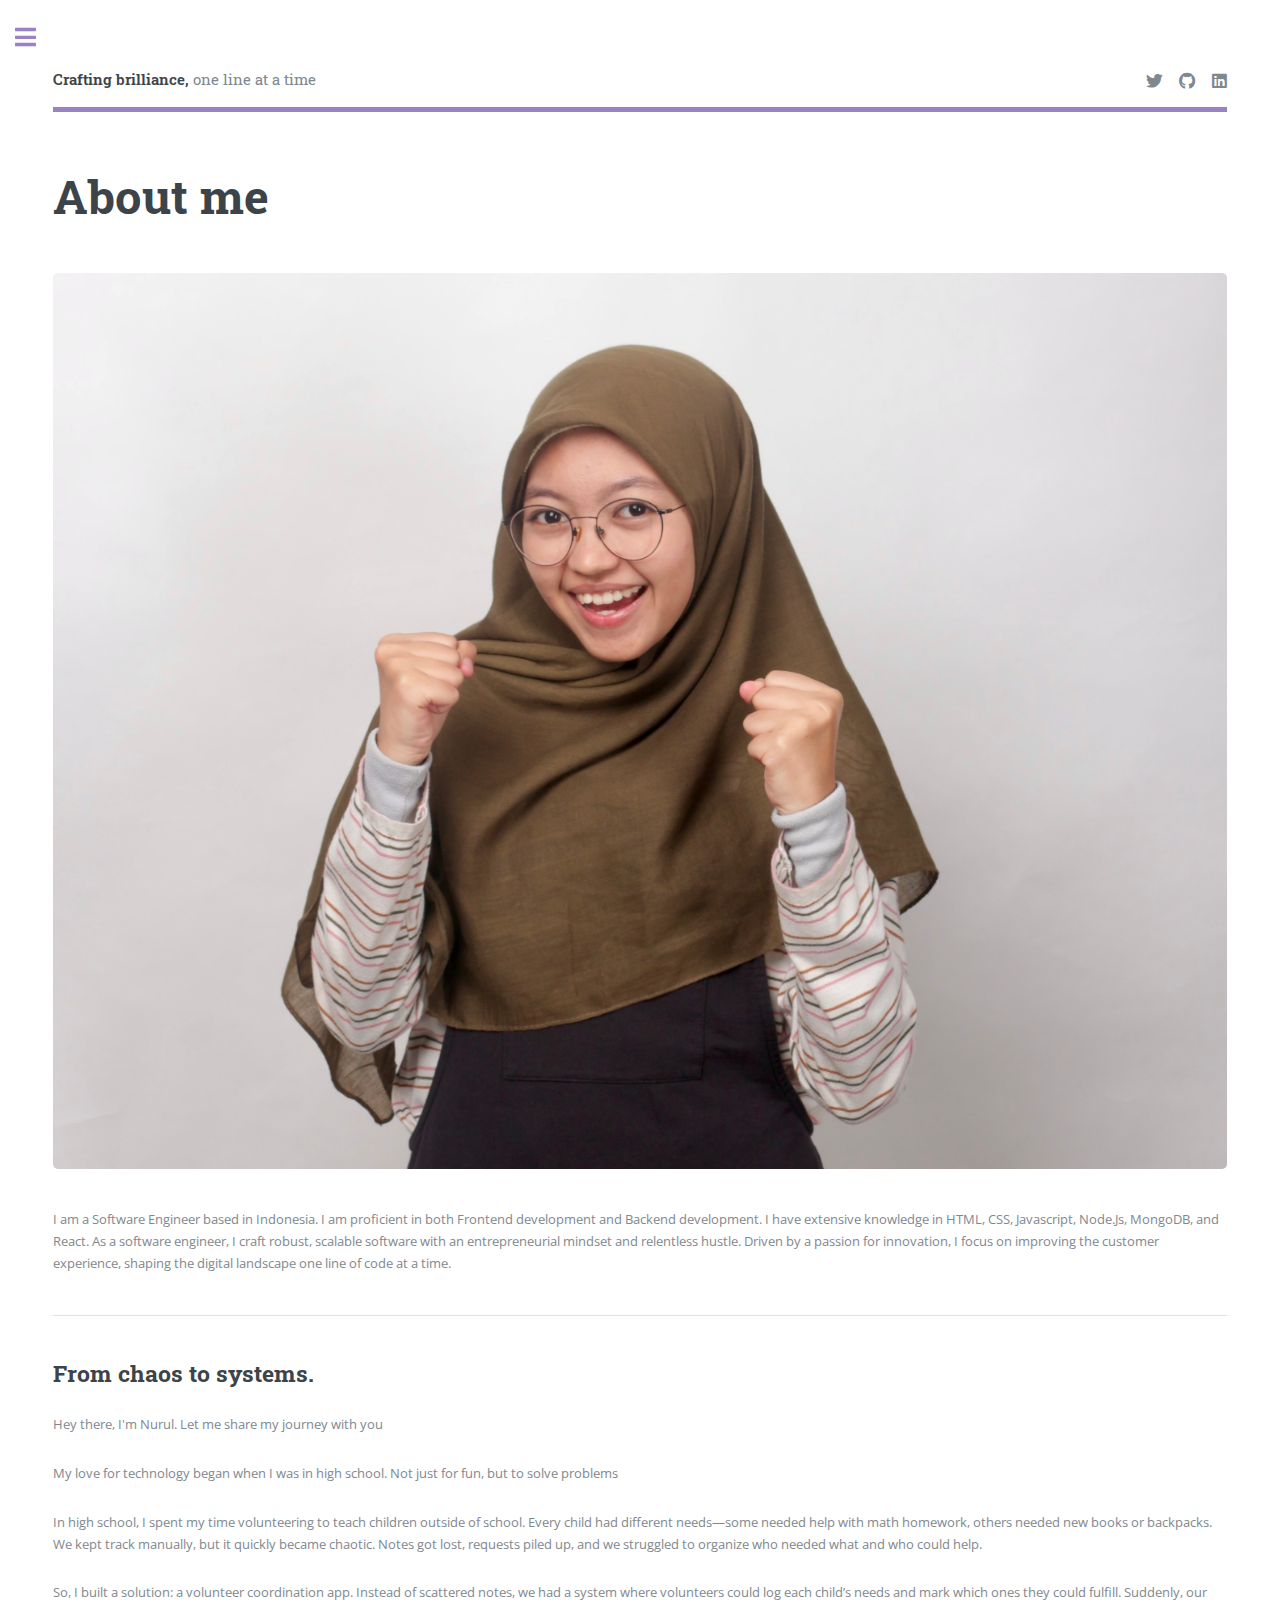
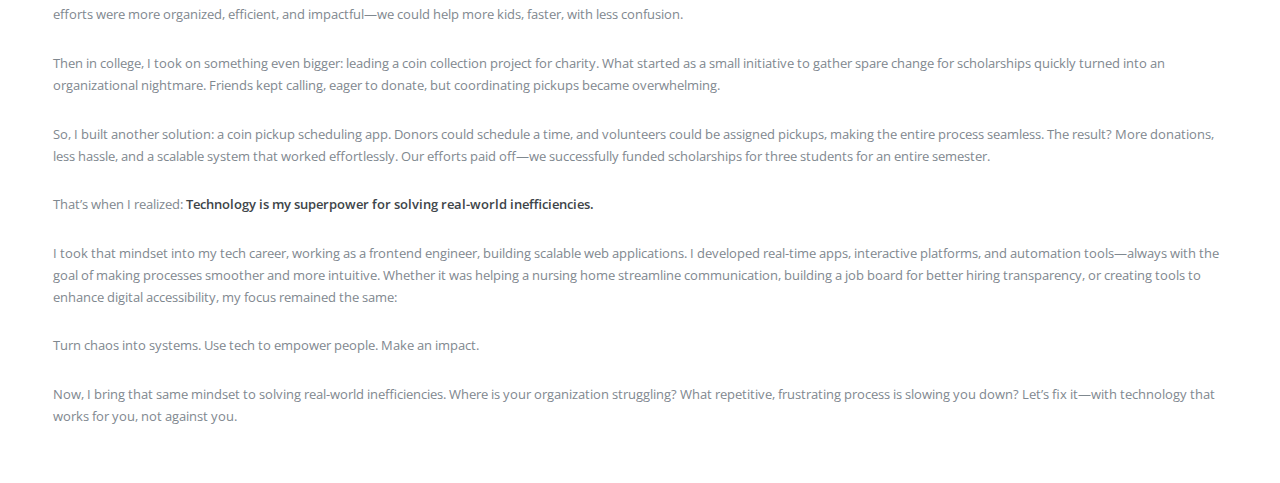
<file: about.html>
<!DOCTYPE html>
<!--
	Editorial by HTML5 UP
	html5up.net | @ajlkn
	Free for personal and commercial use under the CCA 3.0 license (html5up.net/license)
-->
<html>
  <head>
    <title>About - Nurulm Development</title>
    <meta charset="utf-8" />
    <meta
      name="viewport"
      content="width=device-width, initial-scale=1, user-scalable=no" />
    <link rel="icon" type="image/svg+xml" href="./images/nurulm-favicon.png" />
    <link rel="stylesheet" href="assets/css/main.css" />
  </head>
  <body class="is-preload">
    <!-- Wrapper -->
    <div id="wrapper">
      <!-- Main -->
      <div id="main">
        <div class="inner">
          <!-- Header -->
          <header id="header">
            <a href="index.html" class="logo"
              ><strong>Crafting brilliance,</strong> one line at a time</a
            >
            <ul class="icons">
              <li>
                <a
                  href="https://twitter.com/numulaa_"
                  class="icon brands fa-twitter"
                  ><span class="label">Twitter</span></a
                >
              </li>
              <li>
                <a
                  href="https://github.com/numulaa"
                  class="icon brands fa-github"
                  ><span class="label">Github</span></a
                >
              </li>
              <li>
                <a
                  href="https://www.linkedin.com/in/nurulmuklisa-dev/"
                  class="icon brands fa-linkedin"
                  ><span class="label">LinkedIn</span></a
                >
              </li>
            </ul>
          </header>

          <!-- Content -->
          <section>
            <header class="main">
              <h1>About me</h1>
            </header>

            <span class="image main"
              ><img src="images/nurul-pic.jpeg" alt=""
            /></span>

            <p>
              I am a Software Engineer based in Indonesia. I am proficient in
              both Frontend development and Backend development. I have
              extensive knowledge in HTML, CSS, Javascript, Node.Js, MongoDB,
              and React. As a software engineer, I craft robust, scalable
              software with an entrepreneurial mindset and relentless hustle.
              Driven by a passion for innovation, I focus on improving the
              customer experience, shaping the digital landscape one line of
              code at a time.
            </p>

            <hr class="major" />
            <h2>From chaos to systems.</h2>

            <p>Hey there, I'm Nurul. Let me share my journey with you</p>
            <p>
              My love for technology began when I was in high school. Not just
              for fun, but to solve problems
            </p>
            <p>
              In high school, I spent my time volunteering to teach children
              outside of school. Every child had different needs—some needed
              help with math homework, others needed new books or backpacks. We
              kept track manually, but it quickly became chaotic. Notes got
              lost, requests piled up, and we struggled to organize who needed
              what and who could help.
            </p>
            <p>
              So, I built a solution: a volunteer coordination app. Instead of
              scattered notes, we had a system where volunteers could log each
              child’s needs and mark which ones they could fulfill. Suddenly,
              our efforts were more organized, efficient, and impactful—we could
              help more kids, faster, with less confusion.
            </p>
            <p>
              Then in college, I took on something even bigger: leading a coin
              collection project for charity. What started as a small initiative
              to gather spare change for scholarships quickly turned into an
              organizational nightmare. Friends kept calling, eager to donate,
              but coordinating pickups became overwhelming.
            </p>
            <p>
              So, I built another solution: a coin pickup scheduling app. Donors
              could schedule a time, and volunteers could be assigned pickups,
              making the entire process seamless. The result? More donations,
              less hassle, and a scalable system that worked effortlessly. Our
              efforts paid off—we successfully funded scholarships for three
              students for an entire semester.
            </p>
            <p>
              That’s when I realized:
              <strong
                >Technology is my superpower for solving real-world
                inefficiencies.</strong
              >
            </p>
            <p>
              I took that mindset into my tech career, working as a frontend
              engineer, building scalable web applications. I developed
              real-time apps, interactive platforms, and automation tools—always
              with the goal of making processes smoother and more intuitive.
              Whether it was helping a nursing home streamline communication,
              building a job board for better hiring transparency, or creating
              tools to enhance digital accessibility, my focus remained the
              same:
            </p>
            <p>
              Turn chaos into systems. Use tech to empower people. Make an
              impact.
            </p>
            <p>
              Now, I bring that same mindset to solving real-world
              inefficiencies. Where is your organization struggling? What
              repetitive, frustrating process is slowing you down? Let’s fix
              it—with technology that works for you, not against you.
            </p>
          </section>
        </div>
      </div>

      <!-- Sidebar -->
      <div id="sidebar">
        <div class="inner">
          <!-- Search -->
          <section id="search" class="alt">
            <form method="post" action="#">
              <input type="text" name="query" id="query" placeholder="Search" />
            </form>
          </section>

          <!-- Menu -->
          <nav id="menu">
            <header class="major">
              <h2>Menu</h2>
            </header>
            <ul>
              <li><a href="index.html">Homepage</a></li>
              <li><a href="about.html">About me</a></li>
              <li><a href="index.html#services">My Services</a></li>
              <li><a href="index.html#projects">My Projects</a></li>
            </ul>
          </nav>

          <!-- Section -->
          <section>
            <header class="major">
              <h2>Get in touch</h2>
            </header>
            <p>
              Ready to turn your vision into reality? Let's connect—your project
              starts with a conversation.
            </p>
            <ul class="contact">
              <li class="icon solid fa-envelope">
                <a href="mailto:numulaa@gmail.com">numulaa@gmail.com</a>
              </li>
              <li class="icon brands fa-linkedin">
                <a href="https://www.linkedin.com/in/nurul-mukhlisa/"
                  ><span class="label">LinkedIn</span></a
                >
              </li>
              <li class="icon brands fa-twitter">
                <a href="https://twitter.com/numulaa_"
                  ><span class="label">Twitter</span></a
                >
              </li>
              <li class="icon brands fa-github">
                <a href="https://github.com/numulaa"
                  ><span class="label">Github</span></a
                >
              </li>
            </ul>
          </section>
          <!-- Footer -->
          <footer id="footer">
            <p class="copyright">
              &copy; 2022 Nurulm Development. All rights reserved. Design:
              <!-- <a href="https://html5up.net">HTML5 UP</a>. -->
            </p>
          </footer>
        </div>
      </div>
    </div>

    <!-- Scripts -->
    <script src="assets/js/jquery.min.js"></script>
    <script src="assets/js/browser.min.js"></script>
    <script src="assets/js/breakpoints.min.js"></script>
    <script src="assets/js/util.js"></script>
    <script src="assets/js/main.js"></script>
  </body>
</html>
</file>
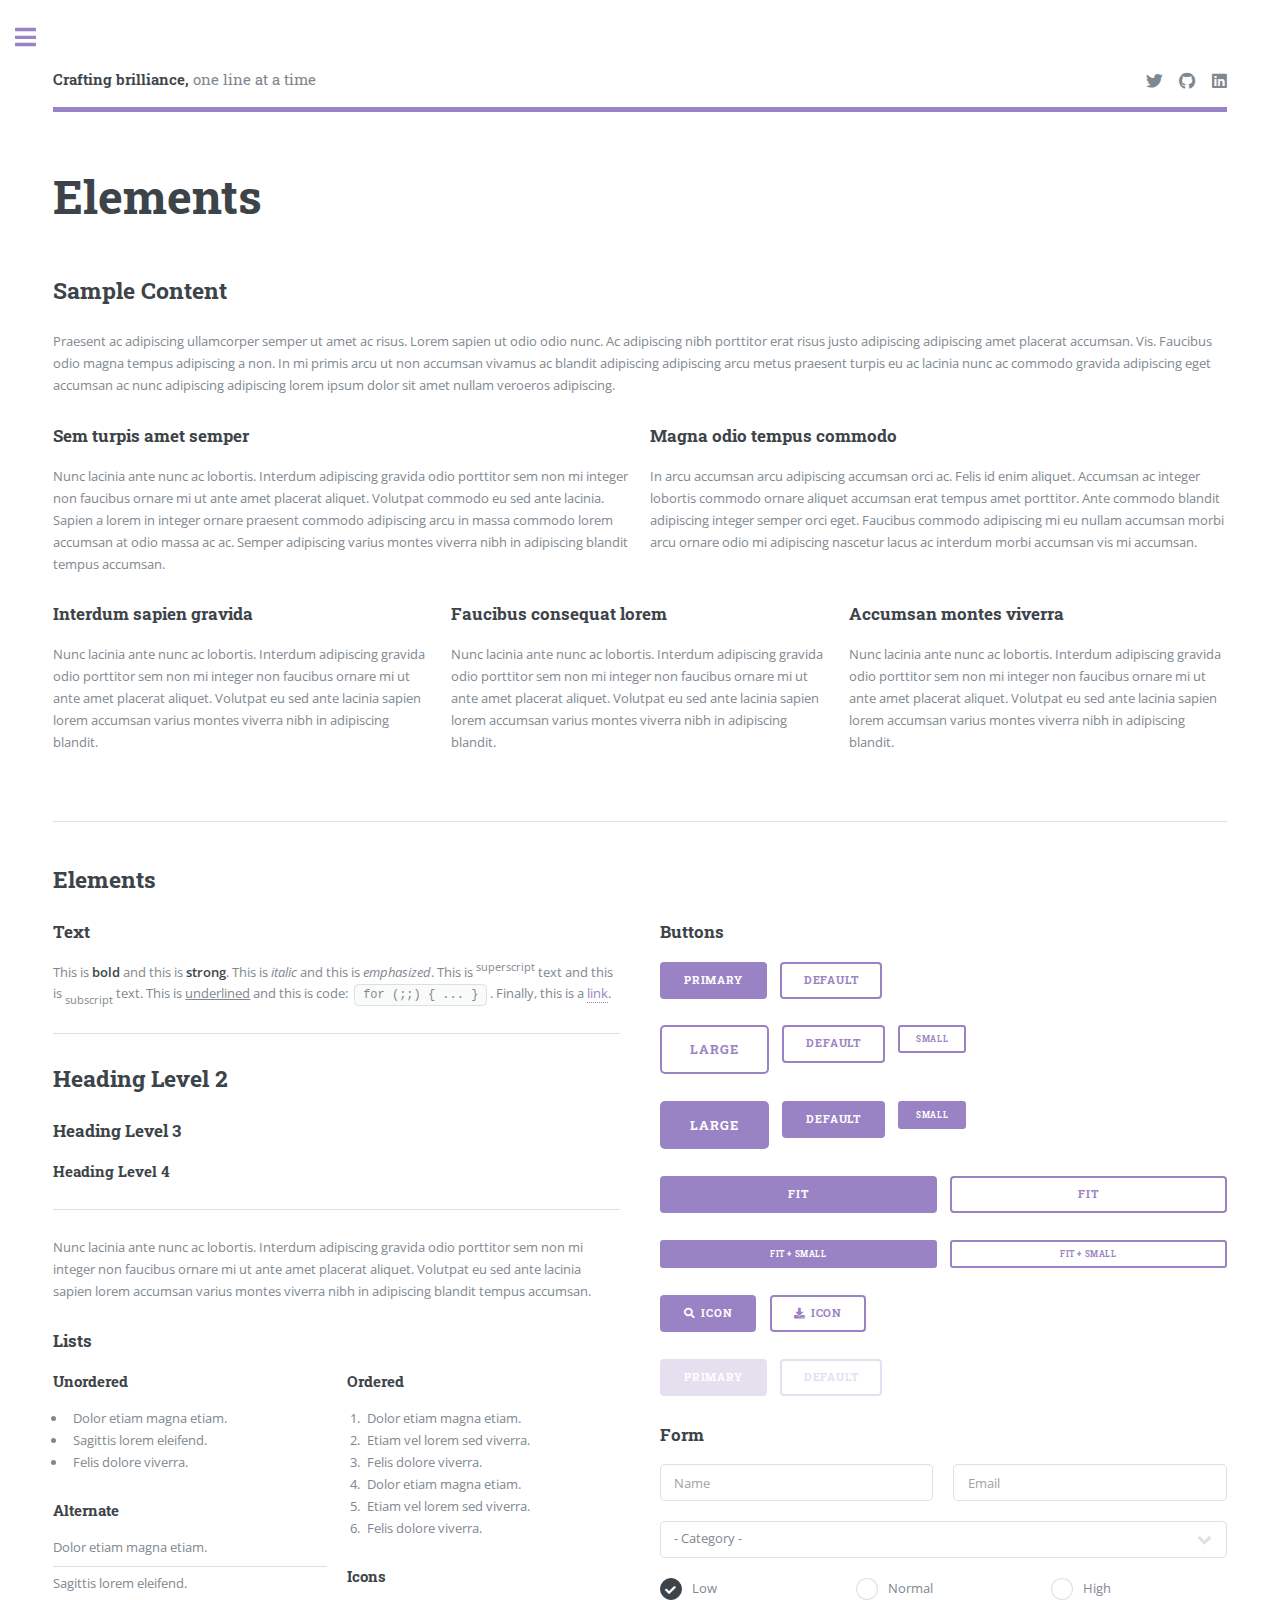
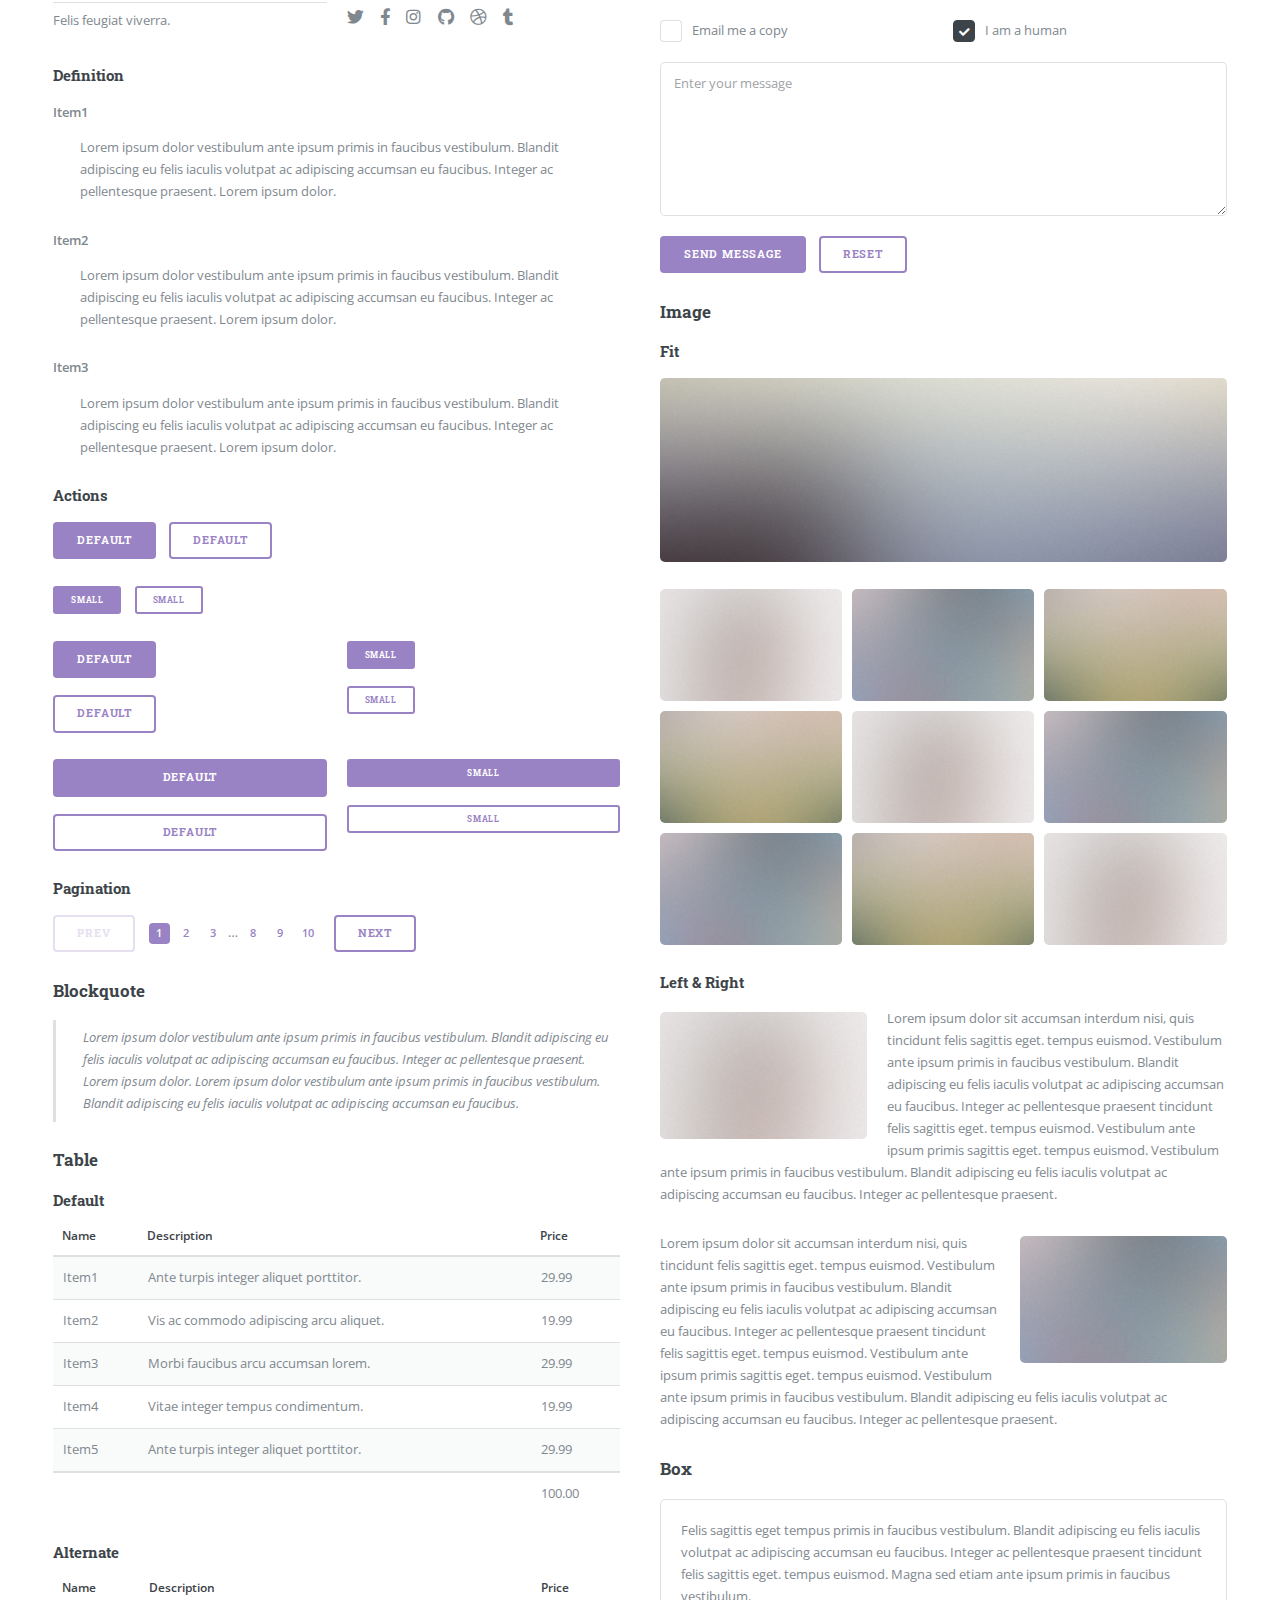
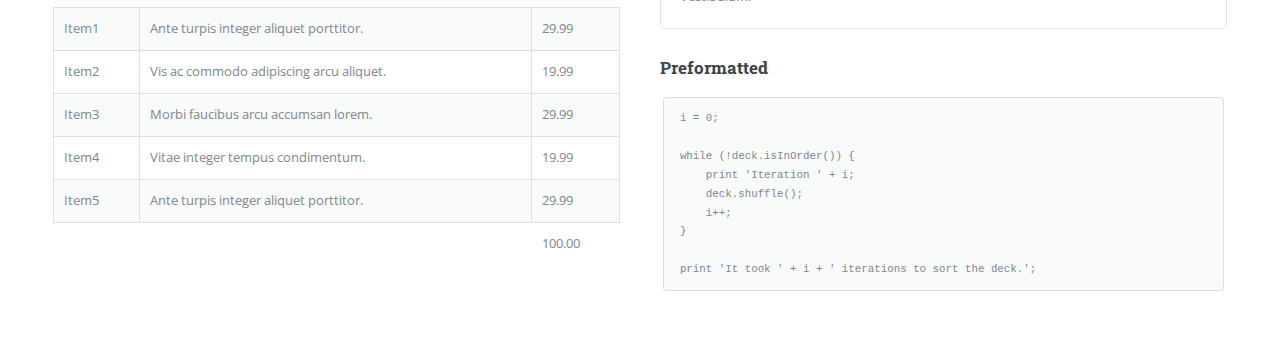
<file: elements.html>
<!DOCTYPE html>
<!--
	Editorial by HTML5 UP
	html5up.net | @ajlkn
	Free for personal and commercial use under the CCA 3.0 license (html5up.net/license)
-->
<html>
  <head>
    <title>Elements - Editorial by HTML5 UP</title>
    <meta charset="utf-8" />
    <meta
      name="viewport"
      content="width=device-width, initial-scale=1, user-scalable=no" />
    <link rel="stylesheet" href="assets/css/main.css" />
  </head>
  <body class="is-preload">
    <!-- Wrapper -->
    <div id="wrapper">
      <!-- Main -->
      <div id="main">
        <div class="inner">
          <!-- Header -->
          <header id="header">
            <a href="index.html" class="logo"
              ><strong>Crafting brilliance,</strong> one line at a time</a
            >
            <ul class="icons">
              <li>
                <a
                  href="https://twitter.com/numulaa_"
                  class="icon brands fa-twitter"
                  ><span class="label">Twitter</span></a
                >
              </li>
              <li>
                <a
                  href="https://github.com/numulaa"
                  class="icon brands fa-github"
                  ><span class="label">Github</span></a
                >
              </li>
              <li>
                <a
                  href="https://www.linkedin.com/in/nurul-mukhlisa/"
                  class="icon brands fa-linkedin"
                  ><span class="label">LinkedIn</span></a
                >
              </li>
            </ul>
          </header>
          <!-- Content -->
          <section>
            <header class="main">
              <h1>Elements</h1>
            </header>

            <!-- Content -->
            <h2 id="content">Sample Content</h2>
            <p>
              Praesent ac adipiscing ullamcorper semper ut amet ac risus. Lorem
              sapien ut odio odio nunc. Ac adipiscing nibh porttitor erat risus
              justo adipiscing adipiscing amet placerat accumsan. Vis. Faucibus
              odio magna tempus adipiscing a non. In mi primis arcu ut non
              accumsan vivamus ac blandit adipiscing adipiscing arcu metus
              praesent turpis eu ac lacinia nunc ac commodo gravida adipiscing
              eget accumsan ac nunc adipiscing adipiscing lorem ipsum dolor sit
              amet nullam veroeros adipiscing.
            </p>
            <div class="row">
              <div class="col-6 col-12-small">
                <h3>Sem turpis amet semper</h3>
                <p>
                  Nunc lacinia ante nunc ac lobortis. Interdum adipiscing
                  gravida odio porttitor sem non mi integer non faucibus ornare
                  mi ut ante amet placerat aliquet. Volutpat commodo eu sed ante
                  lacinia. Sapien a lorem in integer ornare praesent commodo
                  adipiscing arcu in massa commodo lorem accumsan at odio massa
                  ac ac. Semper adipiscing varius montes viverra nibh in
                  adipiscing blandit tempus accumsan.
                </p>
              </div>
              <div class="col-6 col-12-small">
                <h3>Magna odio tempus commodo</h3>
                <p>
                  In arcu accumsan arcu adipiscing accumsan orci ac. Felis id
                  enim aliquet. Accumsan ac integer lobortis commodo ornare
                  aliquet accumsan erat tempus amet porttitor. Ante commodo
                  blandit adipiscing integer semper orci eget. Faucibus commodo
                  adipiscing mi eu nullam accumsan morbi arcu ornare odio mi
                  adipiscing nascetur lacus ac interdum morbi accumsan vis mi
                  accumsan.
                </p>
              </div>
              <!-- Break -->
              <div class="col-4 col-12-medium">
                <h3>Interdum sapien gravida</h3>
                <p>
                  Nunc lacinia ante nunc ac lobortis. Interdum adipiscing
                  gravida odio porttitor sem non mi integer non faucibus ornare
                  mi ut ante amet placerat aliquet. Volutpat eu sed ante lacinia
                  sapien lorem accumsan varius montes viverra nibh in adipiscing
                  blandit.
                </p>
              </div>
              <div class="col-4 col-12-medium">
                <h3>Faucibus consequat lorem</h3>
                <p>
                  Nunc lacinia ante nunc ac lobortis. Interdum adipiscing
                  gravida odio porttitor sem non mi integer non faucibus ornare
                  mi ut ante amet placerat aliquet. Volutpat eu sed ante lacinia
                  sapien lorem accumsan varius montes viverra nibh in adipiscing
                  blandit.
                </p>
              </div>
              <div class="col-4 col-12-medium">
                <h3>Accumsan montes viverra</h3>
                <p>
                  Nunc lacinia ante nunc ac lobortis. Interdum adipiscing
                  gravida odio porttitor sem non mi integer non faucibus ornare
                  mi ut ante amet placerat aliquet. Volutpat eu sed ante lacinia
                  sapien lorem accumsan varius montes viverra nibh in adipiscing
                  blandit.
                </p>
              </div>
            </div>

            <hr class="major" />

            <!-- Elements -->
            <h2 id="elements">Elements</h2>
            <div class="row gtr-200">
              <div class="col-6 col-12-medium">
                <!-- Text stuff -->
                <h3>Text</h3>
                <p>
                  This is <b>bold</b> and this is <strong>strong</strong>. This
                  is <i>italic</i> and this is <em>emphasized</em>. This is
                  <sup>superscript</sup> text and this is
                  <sub>subscript</sub> text. This is <u>underlined</u> and this
                  is code: <code>for (;;) { ... }</code>. Finally, this is a
                  <a href="#">link</a>.
                </p>
                <hr />
                <h2>Heading Level 2</h2>
                <h3>Heading Level 3</h3>
                <h4>Heading Level 4</h4>
                <hr />
                <p>
                  Nunc lacinia ante nunc ac lobortis. Interdum adipiscing
                  gravida odio porttitor sem non mi integer non faucibus ornare
                  mi ut ante amet placerat aliquet. Volutpat eu sed ante lacinia
                  sapien lorem accumsan varius montes viverra nibh in adipiscing
                  blandit tempus accumsan.
                </p>

                <!-- Lists -->
                <h3>Lists</h3>
                <div class="row">
                  <div class="col-6 col-12-small">
                    <h4>Unordered</h4>
                    <ul>
                      <li>Dolor etiam magna etiam.</li>
                      <li>Sagittis lorem eleifend.</li>
                      <li>Felis dolore viverra.</li>
                    </ul>

                    <h4>Alternate</h4>
                    <ul class="alt">
                      <li>Dolor etiam magna etiam.</li>
                      <li>Sagittis lorem eleifend.</li>
                      <li>Felis feugiat viverra.</li>
                    </ul>
                  </div>
                  <div class="col-6 col-12-small">
                    <h4>Ordered</h4>
                    <ol>
                      <li>Dolor etiam magna etiam.</li>
                      <li>Etiam vel lorem sed viverra.</li>
                      <li>Felis dolore viverra.</li>
                      <li>Dolor etiam magna etiam.</li>
                      <li>Etiam vel lorem sed viverra.</li>
                      <li>Felis dolore viverra.</li>
                    </ol>

                    <h4>Icons</h4>
                    <ul class="icons">
                      <li>
                        <a href="#" class="icon brands fa-twitter"
                          ><span class="label">Twitter</span></a
                        >
                      </li>
                      <li>
                        <a href="#" class="icon brands fa-facebook-f"
                          ><span class="label">Facebook</span></a
                        >
                      </li>
                      <li>
                        <a href="#" class="icon brands fa-instagram"
                          ><span class="label">Instagram</span></a
                        >
                      </li>
                      <li>
                        <a href="#" class="icon brands fa-github"
                          ><span class="label">Github</span></a
                        >
                      </li>
                      <li>
                        <a href="#" class="icon brands fa-dribbble"
                          ><span class="label">Dribbble</span></a
                        >
                      </li>
                      <li>
                        <a href="#" class="icon brands fa-tumblr"
                          ><span class="label">Tumblr</span></a
                        >
                      </li>
                    </ul>
                  </div>
                </div>
                <h4>Definition</h4>
                <dl>
                  <dt>Item1</dt>
                  <dd>
                    <p>
                      Lorem ipsum dolor vestibulum ante ipsum primis in faucibus
                      vestibulum. Blandit adipiscing eu felis iaculis volutpat
                      ac adipiscing accumsan eu faucibus. Integer ac
                      pellentesque praesent. Lorem ipsum dolor.
                    </p>
                  </dd>
                  <dt>Item2</dt>
                  <dd>
                    <p>
                      Lorem ipsum dolor vestibulum ante ipsum primis in faucibus
                      vestibulum. Blandit adipiscing eu felis iaculis volutpat
                      ac adipiscing accumsan eu faucibus. Integer ac
                      pellentesque praesent. Lorem ipsum dolor.
                    </p>
                  </dd>
                  <dt>Item3</dt>
                  <dd>
                    <p>
                      Lorem ipsum dolor vestibulum ante ipsum primis in faucibus
                      vestibulum. Blandit adipiscing eu felis iaculis volutpat
                      ac adipiscing accumsan eu faucibus. Integer ac
                      pellentesque praesent. Lorem ipsum dolor.
                    </p>
                  </dd>
                </dl>

                <h4>Actions</h4>
                <ul class="actions">
                  <li><a href="#" class="button primary">Default</a></li>
                  <li><a href="#" class="button">Default</a></li>
                </ul>
                <ul class="actions small">
                  <li><a href="#" class="button primary small">Small</a></li>
                  <li><a href="#" class="button small">Small</a></li>
                </ul>
                <div class="row">
                  <div class="col-6 col-12-small">
                    <ul class="actions stacked">
                      <li><a href="#" class="button primary">Default</a></li>
                      <li><a href="#" class="button">Default</a></li>
                    </ul>
                  </div>
                  <div class="col-6 col-12-small">
                    <ul class="actions stacked">
                      <li>
                        <a href="#" class="button primary small">Small</a>
                      </li>
                      <li><a href="#" class="button small">Small</a></li>
                    </ul>
                  </div>
                  <div class="col-6 col-12-small">
                    <ul class="actions stacked">
                      <li>
                        <a href="#" class="button primary fit">Default</a>
                      </li>
                      <li><a href="#" class="button fit">Default</a></li>
                    </ul>
                  </div>
                  <div class="col-6 col-12-small">
                    <ul class="actions stacked">
                      <li>
                        <a href="#" class="button primary small fit">Small</a>
                      </li>
                      <li><a href="#" class="button small fit">Small</a></li>
                    </ul>
                  </div>
                </div>

                <h4>Pagination</h4>
                <ul class="pagination">
                  <li><span class="button disabled">Prev</span></li>
                  <li><a href="#" class="page active">1</a></li>
                  <li><a href="#" class="page">2</a></li>
                  <li><a href="#" class="page">3</a></li>
                  <li><span>&hellip;</span></li>
                  <li><a href="#" class="page">8</a></li>
                  <li><a href="#" class="page">9</a></li>
                  <li><a href="#" class="page">10</a></li>
                  <li><a href="#" class="button">Next</a></li>
                </ul>

                <!-- Blockquote -->
                <h3>Blockquote</h3>
                <blockquote>
                  Lorem ipsum dolor vestibulum ante ipsum primis in faucibus
                  vestibulum. Blandit adipiscing eu felis iaculis volutpat ac
                  adipiscing accumsan eu faucibus. Integer ac pellentesque
                  praesent. Lorem ipsum dolor. Lorem ipsum dolor vestibulum ante
                  ipsum primis in faucibus vestibulum. Blandit adipiscing eu
                  felis iaculis volutpat ac adipiscing accumsan eu faucibus.
                </blockquote>

                <!-- Table -->
                <h3>Table</h3>

                <h4>Default</h4>
                <div class="table-wrapper">
                  <table>
                    <thead>
                      <tr>
                        <th>Name</th>
                        <th>Description</th>
                        <th>Price</th>
                      </tr>
                    </thead>
                    <tbody>
                      <tr>
                        <td>Item1</td>
                        <td>Ante turpis integer aliquet porttitor.</td>
                        <td>29.99</td>
                      </tr>
                      <tr>
                        <td>Item2</td>
                        <td>Vis ac commodo adipiscing arcu aliquet.</td>
                        <td>19.99</td>
                      </tr>
                      <tr>
                        <td>Item3</td>
                        <td>Morbi faucibus arcu accumsan lorem.</td>
                        <td>29.99</td>
                      </tr>
                      <tr>
                        <td>Item4</td>
                        <td>Vitae integer tempus condimentum.</td>
                        <td>19.99</td>
                      </tr>
                      <tr>
                        <td>Item5</td>
                        <td>Ante turpis integer aliquet porttitor.</td>
                        <td>29.99</td>
                      </tr>
                    </tbody>
                    <tfoot>
                      <tr>
                        <td colspan="2"></td>
                        <td>100.00</td>
                      </tr>
                    </tfoot>
                  </table>
                </div>

                <h4>Alternate</h4>
                <div class="table-wrapper">
                  <table class="alt">
                    <thead>
                      <tr>
                        <th>Name</th>
                        <th>Description</th>
                        <th>Price</th>
                      </tr>
                    </thead>
                    <tbody>
                      <tr>
                        <td>Item1</td>
                        <td>Ante turpis integer aliquet porttitor.</td>
                        <td>29.99</td>
                      </tr>
                      <tr>
                        <td>Item2</td>
                        <td>Vis ac commodo adipiscing arcu aliquet.</td>
                        <td>19.99</td>
                      </tr>
                      <tr>
                        <td>Item3</td>
                        <td>Morbi faucibus arcu accumsan lorem.</td>
                        <td>29.99</td>
                      </tr>
                      <tr>
                        <td>Item4</td>
                        <td>Vitae integer tempus condimentum.</td>
                        <td>19.99</td>
                      </tr>
                      <tr>
                        <td>Item5</td>
                        <td>Ante turpis integer aliquet porttitor.</td>
                        <td>29.99</td>
                      </tr>
                    </tbody>
                    <tfoot>
                      <tr>
                        <td colspan="2"></td>
                        <td>100.00</td>
                      </tr>
                    </tfoot>
                  </table>
                </div>
              </div>
              <div class="col-6 col-12-medium">
                <!-- Buttons -->
                <h3>Buttons</h3>
                <ul class="actions">
                  <li><a href="#" class="button primary">Primary</a></li>
                  <li><a href="#" class="button">Default</a></li>
                </ul>
                <ul class="actions">
                  <li><a href="#" class="button large">Large</a></li>
                  <li><a href="#" class="button">Default</a></li>
                  <li><a href="#" class="button small">Small</a></li>
                </ul>
                <ul class="actions">
                  <li><a href="#" class="button primary large">Large</a></li>
                  <li><a href="#" class="button primary">Default</a></li>
                  <li><a href="#" class="button primary small">Small</a></li>
                </ul>
                <ul class="actions fit">
                  <li><a href="#" class="button primary fit">Fit</a></li>
                  <li><a href="#" class="button fit">Fit</a></li>
                </ul>
                <ul class="actions fit small">
                  <li>
                    <a href="#" class="button primary fit small">Fit + Small</a>
                  </li>
                  <li><a href="#" class="button fit small">Fit + Small</a></li>
                </ul>
                <ul class="actions">
                  <li>
                    <a href="#" class="button primary icon solid fa-search"
                      >Icon</a
                    >
                  </li>
                  <li>
                    <a href="#" class="button icon solid fa-download">Icon</a>
                  </li>
                </ul>
                <ul class="actions">
                  <li><span class="button primary disabled">Primary</span></li>
                  <li><span class="button disabled">Default</span></li>
                </ul>

                <!-- Form -->
                <h3>Form</h3>

                <form method="post" action="#">
                  <div class="row gtr-uniform">
                    <div class="col-6 col-12-xsmall">
                      <input
                        type="text"
                        name="demo-name"
                        id="demo-name"
                        value=""
                        placeholder="Name" />
                    </div>
                    <div class="col-6 col-12-xsmall">
                      <input
                        type="email"
                        name="demo-email"
                        id="demo-email"
                        value=""
                        placeholder="Email" />
                    </div>
                    <!-- Break -->
                    <div class="col-12">
                      <select name="demo-category" id="demo-category">
                        <option value="">- Category -</option>
                        <option value="1">Manufacturing</option>
                        <option value="1">Shipping</option>
                        <option value="1">Administration</option>
                        <option value="1">Human Resources</option>
                      </select>
                    </div>
                    <!-- Break -->
                    <div class="col-4 col-12-small">
                      <input
                        type="radio"
                        id="demo-priority-low"
                        name="demo-priority"
                        checked />
                      <label for="demo-priority-low">Low</label>
                    </div>
                    <div class="col-4 col-12-small">
                      <input
                        type="radio"
                        id="demo-priority-normal"
                        name="demo-priority" />
                      <label for="demo-priority-normal">Normal</label>
                    </div>
                    <div class="col-4 col-12-small">
                      <input
                        type="radio"
                        id="demo-priority-high"
                        name="demo-priority" />
                      <label for="demo-priority-high">High</label>
                    </div>
                    <!-- Break -->
                    <div class="col-6 col-12-small">
                      <input type="checkbox" id="demo-copy" name="demo-copy" />
                      <label for="demo-copy">Email me a copy</label>
                    </div>
                    <div class="col-6 col-12-small">
                      <input
                        type="checkbox"
                        id="demo-human"
                        name="demo-human"
                        checked />
                      <label for="demo-human">I am a human</label>
                    </div>
                    <!-- Break -->
                    <div class="col-12">
                      <textarea
                        name="demo-message"
                        id="demo-message"
                        placeholder="Enter your message"
                        rows="6"></textarea>
                    </div>
                    <!-- Break -->
                    <div class="col-12">
                      <ul class="actions">
                        <li>
                          <input
                            type="submit"
                            value="Send Message"
                            class="primary" />
                        </li>
                        <li><input type="reset" value="Reset" /></li>
                      </ul>
                    </div>
                  </div>
                </form>

                <!-- Image -->
                <h3>Image</h3>

                <h4>Fit</h4>
                <span class="image fit"
                  ><img src="images/pic11.jpg" alt=""
                /></span>
                <div class="box alt">
                  <div class="row gtr-50 gtr-uniform">
                    <div class="col-4">
                      <span class="image fit"
                        ><img src="images/pic01.jpg" alt=""
                      /></span>
                    </div>
                    <div class="col-4">
                      <span class="image fit"
                        ><img src="images/pic02.jpg" alt=""
                      /></span>
                    </div>
                    <div class="col-4">
                      <span class="image fit"
                        ><img src="images/pic03.jpg" alt=""
                      /></span>
                    </div>
                    <!-- Break -->
                    <div class="col-4">
                      <span class="image fit"
                        ><img src="images/pic03.jpg" alt=""
                      /></span>
                    </div>
                    <div class="col-4">
                      <span class="image fit"
                        ><img src="images/pic01.jpg" alt=""
                      /></span>
                    </div>
                    <div class="col-4">
                      <span class="image fit"
                        ><img src="images/pic02.jpg" alt=""
                      /></span>
                    </div>
                    <!-- Break -->
                    <div class="col-4">
                      <span class="image fit"
                        ><img src="images/pic02.jpg" alt=""
                      /></span>
                    </div>
                    <div class="col-4">
                      <span class="image fit"
                        ><img src="images/pic03.jpg" alt=""
                      /></span>
                    </div>
                    <div class="col-4">
                      <span class="image fit"
                        ><img src="images/pic01.jpg" alt=""
                      /></span>
                    </div>
                  </div>
                </div>

                <h4>Left &amp; Right</h4>
                <p>
                  <span class="image left"
                    ><img src="images/pic01.jpg" alt="" /></span
                  >Lorem ipsum dolor sit accumsan interdum nisi, quis tincidunt
                  felis sagittis eget. tempus euismod. Vestibulum ante ipsum
                  primis in faucibus vestibulum. Blandit adipiscing eu felis
                  iaculis volutpat ac adipiscing accumsan eu faucibus. Integer
                  ac pellentesque praesent tincidunt felis sagittis eget. tempus
                  euismod. Vestibulum ante ipsum primis sagittis eget. tempus
                  euismod. Vestibulum ante ipsum primis in faucibus vestibulum.
                  Blandit adipiscing eu felis iaculis volutpat ac adipiscing
                  accumsan eu faucibus. Integer ac pellentesque praesent.
                </p>
                <p>
                  <span class="image right"
                    ><img src="images/pic02.jpg" alt="" /></span
                  >Lorem ipsum dolor sit accumsan interdum nisi, quis tincidunt
                  felis sagittis eget. tempus euismod. Vestibulum ante ipsum
                  primis in faucibus vestibulum. Blandit adipiscing eu felis
                  iaculis volutpat ac adipiscing accumsan eu faucibus. Integer
                  ac pellentesque praesent tincidunt felis sagittis eget. tempus
                  euismod. Vestibulum ante ipsum primis sagittis eget. tempus
                  euismod. Vestibulum ante ipsum primis in faucibus vestibulum.
                  Blandit adipiscing eu felis iaculis volutpat ac adipiscing
                  accumsan eu faucibus. Integer ac pellentesque praesent.
                </p>

                <!-- Box -->
                <h3>Box</h3>
                <div class="box">
                  <p>
                    Felis sagittis eget tempus primis in faucibus vestibulum.
                    Blandit adipiscing eu felis iaculis volutpat ac adipiscing
                    accumsan eu faucibus. Integer ac pellentesque praesent
                    tincidunt felis sagittis eget. tempus euismod. Magna sed
                    etiam ante ipsum primis in faucibus vestibulum.
                  </p>
                </div>

                <!-- Preformatted Code -->
                <h3>Preformatted</h3>
                <pre><code>i = 0;

while (!deck.isInOrder()) {
    print 'Iteration ' + i;
    deck.shuffle();
    i++;
}

print 'It took ' + i + ' iterations to sort the deck.';
</code></pre>
              </div>
            </div>
          </section>
        </div>
      </div>

       <!-- Sidebar -->
      <div id="sidebar">
        <div class="inner">
          <!-- Search -->
          <section id="search" class="alt">
            <form method="post" action="#">
              <input type="text" name="query" id="query" placeholder="Search" />
            </form>
          </section>

          <!-- Menu -->
          <nav id="menu">
            <header class="major">
              <h2>Menu</h2>
            </header>
            <ul>
              <li><a href="index.html">Homepage</a></li>
              <li><a href="generic.html">About me</a></li>
              <li><a href="elements.html">My Services</a></li>
              <li>
                <span class="opener">My Projects</span>
                <ul>
                  <li><a href="#">Lorem Dolor</a></li>
                  <li><a href="#">Ipsum Adipiscing</a></li>
                  <li><a href="#">Tempus Magna</a></li>
                  <li><a href="#">Feugiat Veroeros</a></li>
                </ul>
              </li>
              <li><a href="#">Contact</a></li>
          </nav>


          <!-- Section -->
          <section>
            <header class="major">
              <h2>Get in touch</h2>
            </header>
            <p>
              Ready to turn your vision into reality? 
			  Let's connect—your project starts with a conversation.
            </p>
            <ul class="contact">
              <li class="icon solid fa-envelope">
                <a href="mailto:nurulm.dev@gmail.com">nurulm.dev@gmail.com</a>
              </li>
              <li class="icon solid fa-phone">(000) 000-0000</li>
              <li class="icon solid fa-home">
                Lapawawoi Kr. Sigeri Road #24<br />
                Indonesia, TN 00000-0000
              </li>
            </ul>
          </section>

          <!-- Footer -->
          <footer id="footer">
            <p class="copyright">
              &copy; 2022 Mulaa Development. All rights reserved.
               Design:
              <a href="https://html5up.net">HTML5 UP</a>.
            </p>
          </footer>
        </div>
      </div>
    </div>

    <!-- Scripts -->
    <script src="assets/js/jquery.min.js"></script>
    <script src="assets/js/browser.min.js"></script>
    <script src="assets/js/breakpoints.min.js"></script>
    <script src="assets/js/util.js"></script>
    <script src="assets/js/main.js"></script>
  </body>
</html>
</file>
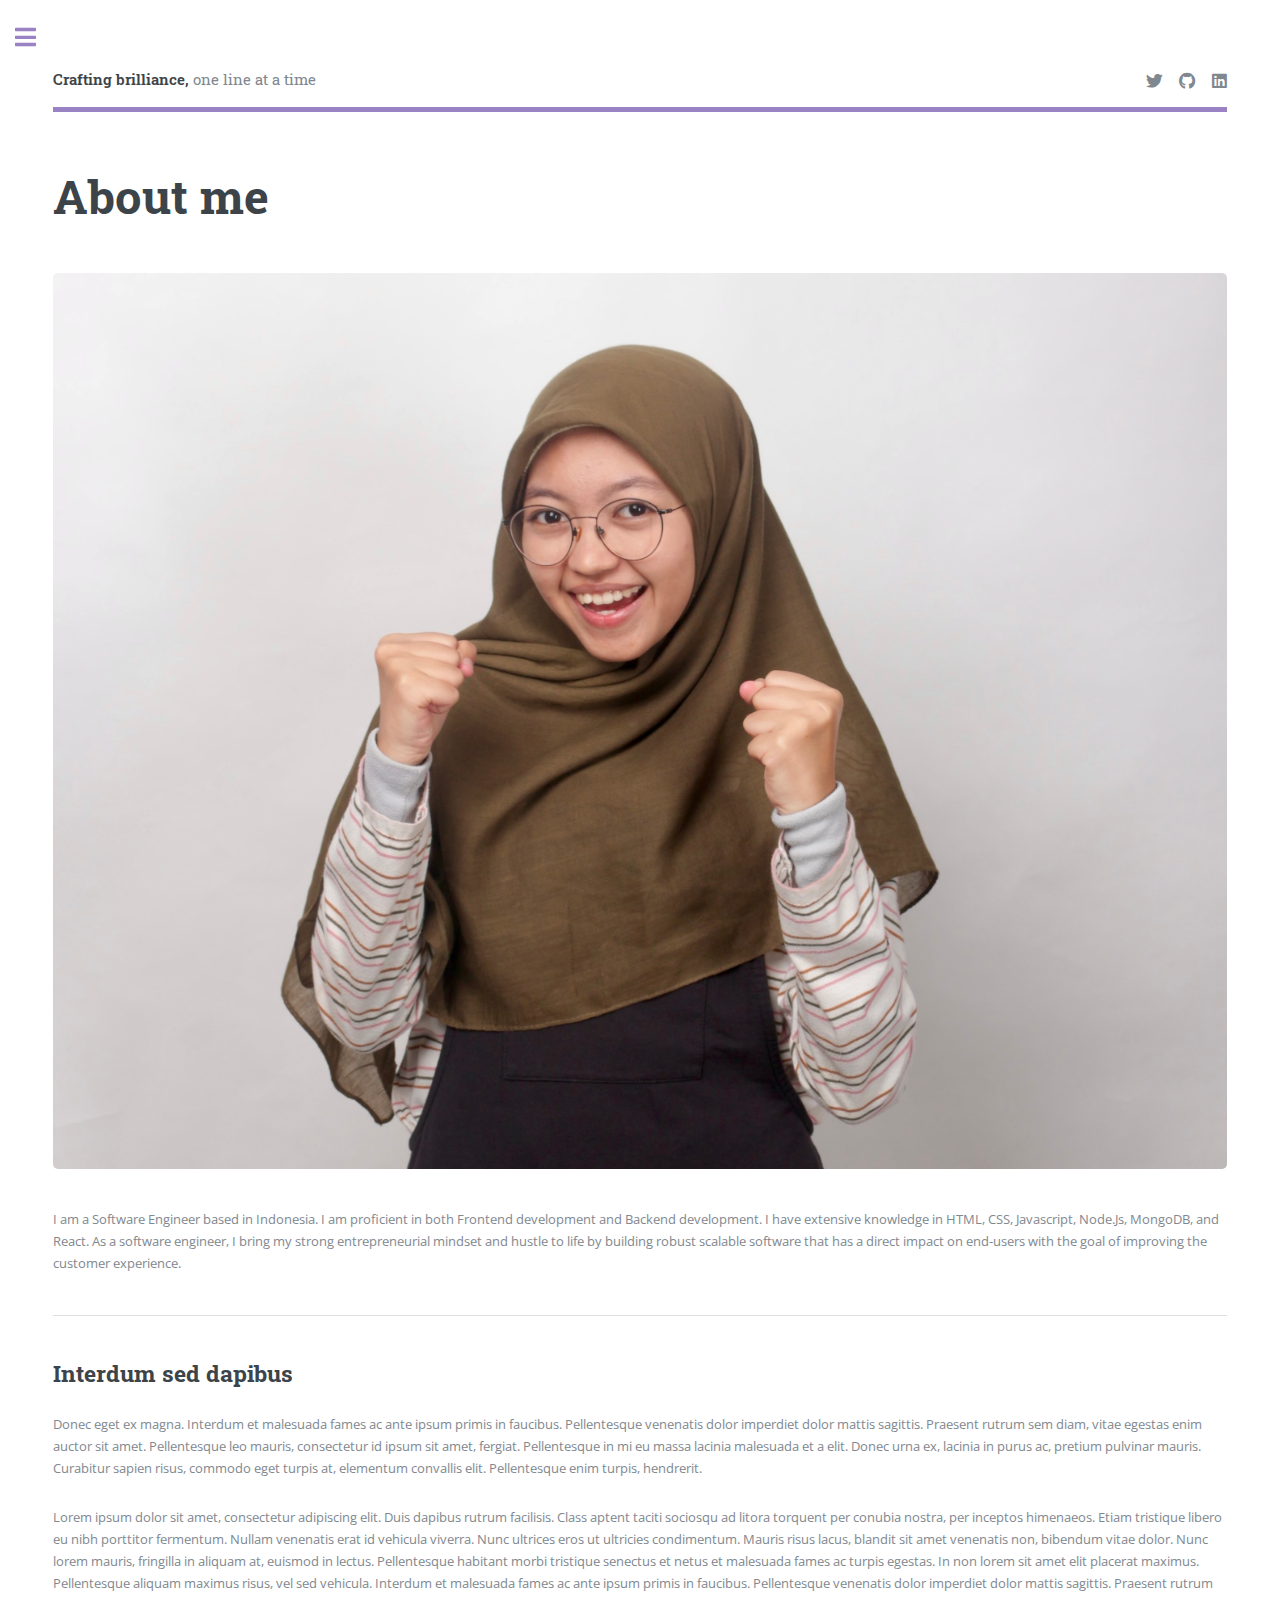
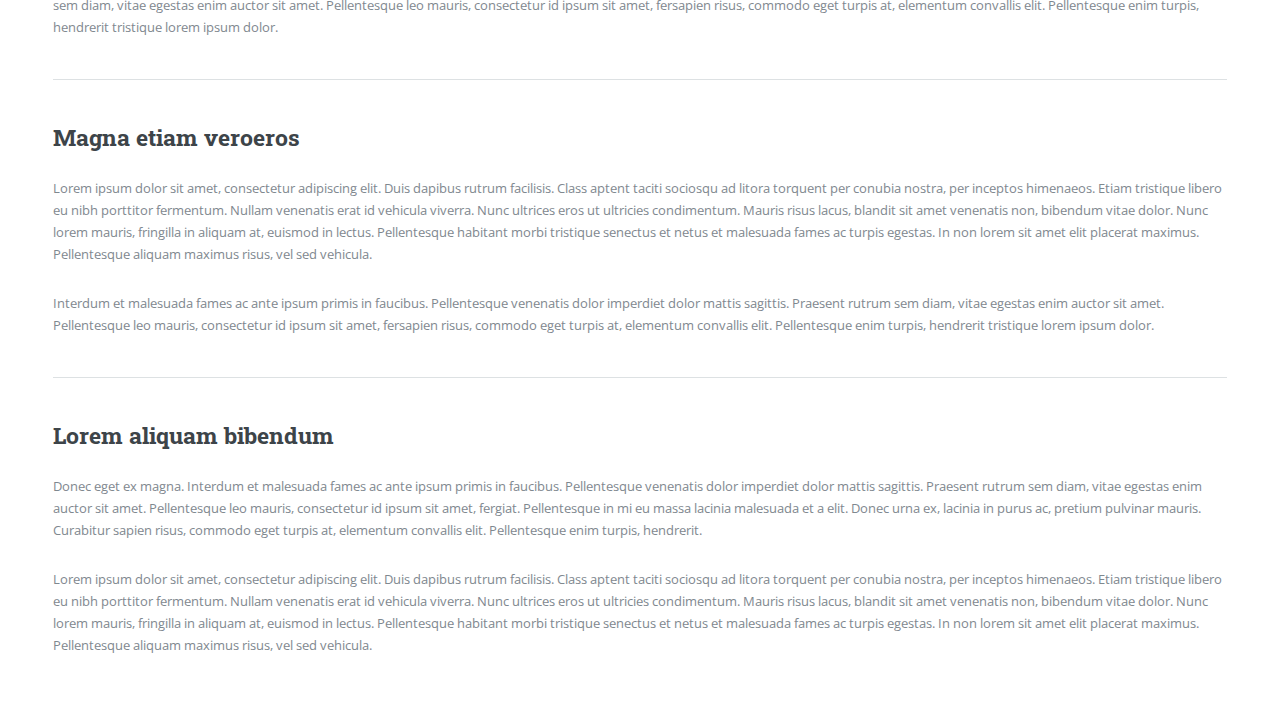
<file: generic.html>
<!DOCTYPE html>
<!--
	Editorial by HTML5 UP
	html5up.net | @ajlkn
	Free for personal and commercial use under the CCA 3.0 license (html5up.net/license)
-->
<html>
  <head>
    <title>About - Nurulm Development</title>
    <meta charset="utf-8" />
    <meta
      name="viewport"
      content="width=device-width, initial-scale=1, user-scalable=no" />
    <link rel="stylesheet" href="assets/css/main.css" />
  </head>
  <body class="is-preload">
    <!-- Wrapper -->
    <div id="wrapper">
      <!-- Main -->
      <div id="main">
        <div class="inner">
          <!-- Header -->
          <header id="header">
            <a href="index.html" class="logo"
              ><strong>Crafting brilliance,</strong> one line at a time</a
            >
            <ul class="icons">
              <li>
                <a
                  href="https://twitter.com/numulaa_"
                  class="icon brands fa-twitter"
                  ><span class="label">Twitter</span></a
                >
              </li>
              <li>
                <a
                  href="https://github.com/numulaa"
                  class="icon brands fa-github"
                  ><span class="label">Github</span></a
                >
              </li>
              <li>
                <a
                  href="https://www.linkedin.com/in/nurulmuklisa-dev/"
                  class="icon brands fa-linkedin"
                  ><span class="label">LinkedIn</span></a
                >
              </li>
            </ul>
          </header>

          <!-- Content -->
          <section>
            <header class="main">
              <h1>About me</h1>
            </header>

            <span class="image main"
              ><img src="images/nurul-pic.jpeg" alt=""
            /></span>

            <p>
              I am a Software Engineer based in Indonesia. I am proficient in
              both Frontend development and Backend development. I have
              extensive knowledge in HTML, CSS, Javascript, Node.Js, MongoDB,
              and React. As a software engineer, I bring my strong
              entrepreneurial mindset and hustle to life by building robust
              scalable software that has a direct impact on end-users with the
              goal of improving the customer experience.
            </p>

            <hr class="major" />

            <h2>Interdum sed dapibus</h2>
            <p>
              Donec eget ex magna. Interdum et malesuada fames ac ante ipsum
              primis in faucibus. Pellentesque venenatis dolor imperdiet dolor
              mattis sagittis. Praesent rutrum sem diam, vitae egestas enim
              auctor sit amet. Pellentesque leo mauris, consectetur id ipsum sit
              amet, fergiat. Pellentesque in mi eu massa lacinia malesuada et a
              elit. Donec urna ex, lacinia in purus ac, pretium pulvinar mauris.
              Curabitur sapien risus, commodo eget turpis at, elementum
              convallis elit. Pellentesque enim turpis, hendrerit.
            </p>
            <p>
              Lorem ipsum dolor sit amet, consectetur adipiscing elit. Duis
              dapibus rutrum facilisis. Class aptent taciti sociosqu ad litora
              torquent per conubia nostra, per inceptos himenaeos. Etiam
              tristique libero eu nibh porttitor fermentum. Nullam venenatis
              erat id vehicula viverra. Nunc ultrices eros ut ultricies
              condimentum. Mauris risus lacus, blandit sit amet venenatis non,
              bibendum vitae dolor. Nunc lorem mauris, fringilla in aliquam at,
              euismod in lectus. Pellentesque habitant morbi tristique senectus
              et netus et malesuada fames ac turpis egestas. In non lorem sit
              amet elit placerat maximus. Pellentesque aliquam maximus risus,
              vel sed vehicula. Interdum et malesuada fames ac ante ipsum primis
              in faucibus. Pellentesque venenatis dolor imperdiet dolor mattis
              sagittis. Praesent rutrum sem diam, vitae egestas enim auctor sit
              amet. Pellentesque leo mauris, consectetur id ipsum sit amet,
              fersapien risus, commodo eget turpis at, elementum convallis elit.
              Pellentesque enim turpis, hendrerit tristique lorem ipsum dolor.
            </p>

            <hr class="major" />

            <h2>Magna etiam veroeros</h2>
            <p>
              Lorem ipsum dolor sit amet, consectetur adipiscing elit. Duis
              dapibus rutrum facilisis. Class aptent taciti sociosqu ad litora
              torquent per conubia nostra, per inceptos himenaeos. Etiam
              tristique libero eu nibh porttitor fermentum. Nullam venenatis
              erat id vehicula viverra. Nunc ultrices eros ut ultricies
              condimentum. Mauris risus lacus, blandit sit amet venenatis non,
              bibendum vitae dolor. Nunc lorem mauris, fringilla in aliquam at,
              euismod in lectus. Pellentesque habitant morbi tristique senectus
              et netus et malesuada fames ac turpis egestas. In non lorem sit
              amet elit placerat maximus. Pellentesque aliquam maximus risus,
              vel sed vehicula.
            </p>
            <p>
              Interdum et malesuada fames ac ante ipsum primis in faucibus.
              Pellentesque venenatis dolor imperdiet dolor mattis sagittis.
              Praesent rutrum sem diam, vitae egestas enim auctor sit amet.
              Pellentesque leo mauris, consectetur id ipsum sit amet, fersapien
              risus, commodo eget turpis at, elementum convallis elit.
              Pellentesque enim turpis, hendrerit tristique lorem ipsum dolor.
            </p>

            <hr class="major" />

            <h2>Lorem aliquam bibendum</h2>
            <p>
              Donec eget ex magna. Interdum et malesuada fames ac ante ipsum
              primis in faucibus. Pellentesque venenatis dolor imperdiet dolor
              mattis sagittis. Praesent rutrum sem diam, vitae egestas enim
              auctor sit amet. Pellentesque leo mauris, consectetur id ipsum sit
              amet, fergiat. Pellentesque in mi eu massa lacinia malesuada et a
              elit. Donec urna ex, lacinia in purus ac, pretium pulvinar mauris.
              Curabitur sapien risus, commodo eget turpis at, elementum
              convallis elit. Pellentesque enim turpis, hendrerit.
            </p>
            <p>
              Lorem ipsum dolor sit amet, consectetur adipiscing elit. Duis
              dapibus rutrum facilisis. Class aptent taciti sociosqu ad litora
              torquent per conubia nostra, per inceptos himenaeos. Etiam
              tristique libero eu nibh porttitor fermentum. Nullam venenatis
              erat id vehicula viverra. Nunc ultrices eros ut ultricies
              condimentum. Mauris risus lacus, blandit sit amet venenatis non,
              bibendum vitae dolor. Nunc lorem mauris, fringilla in aliquam at,
              euismod in lectus. Pellentesque habitant morbi tristique senectus
              et netus et malesuada fames ac turpis egestas. In non lorem sit
              amet elit placerat maximus. Pellentesque aliquam maximus risus,
              vel sed vehicula.
            </p>
          </section>
        </div>
      </div>

      <!-- Sidebar -->
      <div id="sidebar">
        <div class="inner">
          <!-- Search -->
          <section id="search" class="alt">
            <form method="post" action="#">
              <input type="text" name="query" id="query" placeholder="Search" />
            </form>
          </section>

          <!-- Menu -->
          <nav id="menu">
            <header class="major">
              <h2>Menu</h2>
            </header>
            <ul>
              <li><a href="index.html">Homepage</a></li>
              <li><a href="generic.html">About me</a></li>
              <li><a href="index.html#services">My Services</a></li>
              <li><a href="index.html#projects">My Projects</a></li>
              <li><a href="#">Contact</a></li>
            </ul>
          </nav>

          <!-- Section -->
          <section>
            <header class="major">
              <h2>Get in touch</h2>
            </header>
            <p>
              Ready to turn your vision into reality? Let's connect—your project
              starts with a conversation.
            </p>
            <ul class="contact">
              <li class="icon solid fa-envelope">
                <a href="mailto:nurulm.dev@gmail.com">nurulm.dev@gmail.com</a>
              </li>
              <li class="icon solid fa-phone">(000) 000-0000</li>
              <li class="icon solid fa-home">
                Lapawawoi Kr. Sigeri Road #24<br />
                Indonesia, TN 00000-0000
              </li>
            </ul>
          </section>

          <!-- Footer -->
          <footer id="footer">
            <p class="copyright">
              &copy; 2022 Mulaa Development. All rights reserved. Design:
              <a href="https://html5up.net">HTML5 UP</a>.
            </p>
          </footer>
        </div>
      </div>
    </div>

    <!-- Scripts -->
    <script src="assets/js/jquery.min.js"></script>
    <script src="assets/js/browser.min.js"></script>
    <script src="assets/js/breakpoints.min.js"></script>
    <script src="assets/js/util.js"></script>
    <script src="assets/js/main.js"></script>
  </body>
</html>
</file>
<file: assets/css/main.css>
@import url(fontawesome-all.min.css);
@import url("https://fonts.googleapis.com/css?family=Open+Sans:400,600,400italic,600italic|Roboto+Slab:400,700");
/*
	Editorial by HTML5 UP
	html5up.net | @ajlkn
	Free for personal and commercial use under the CCA 3.0 license (html5up.net/license)
*/
html,
body,
div,
span,
applet,
object,
iframe,
h1,
h2,
h3,
h4,
h5,
h6,
p,
blockquote,
pre,
a,
abbr,
acronym,
address,
big,
cite,
code,
del,
dfn,
em,
img,
ins,
kbd,
q,
s,
samp,
small,
strike,
strong,
sub,
sup,
tt,
var,
b,
u,
i,
center,
dl,
dt,
dd,
ol,
ul,
li,
fieldset,
form,
label,
legend,
table,
caption,
tbody,
tfoot,
thead,
tr,
th,
td,
article,
aside,
canvas,
details,
embed,
figure,
figcaption,
footer,
header,
hgroup,
menu,
nav,
output,
ruby,
section,
summary,
time,
mark,
audio,
video {
  margin: 0;
  padding: 0;
  border: 0;
  font-size: 100%;
  font: inherit;
  vertical-align: baseline;
}

article,
aside,
details,
figcaption,
figure,
footer,
header,
hgroup,
menu,
nav,
section {
  display: block;
}

body {
  line-height: 1;
}

ol,
ul {
  list-style: none;
}

blockquote,
q {
  quotes: none;
}
blockquote:before,
blockquote:after,
q:before,
q:after {
  content: "";
  content: none;
}

table {
  border-collapse: collapse;
  border-spacing: 0;
}

body {
  -webkit-text-size-adjust: none;
}

mark {
  background-color: transparent;
  color: inherit;
}

input::-moz-focus-inner {
  border: 0;
  padding: 0;
}

input,
select,
textarea {
  -moz-appearance: none;
  -webkit-appearance: none;
  -ms-appearance: none;
  appearance: none;
}

/* Basic */
@-ms-viewport {
  width: device-width;
}

body {
  -ms-overflow-style: scrollbar;
}

@media screen and (max-width: 480px) {
  html,
  body {
    min-width: 320px;
  }
}

html {
  box-sizing: border-box;
}

*,
*:before,
*:after {
  box-sizing: inherit;
}

body {
  background: #ffffff;
}
body.is-preload *,
body.is-preload *:before,
body.is-preload *:after,
body.is-resizing *,
body.is-resizing *:before,
body.is-resizing *:after {
  -moz-animation: none !important;
  -webkit-animation: none !important;
  -ms-animation: none !important;
  animation: none !important;
  -moz-transition: none !important;
  -webkit-transition: none !important;
  -ms-transition: none !important;
  transition: none !important;
}

/* Type */
body,
input,
select,
textarea {
  color: #7f888f;
  font-family: "Open Sans", sans-serif;
  font-size: 13pt;
  font-weight: 400;
  line-height: 1.65;
}
@media screen and (max-width: 1680px) {
  body,
  input,
  select,
  textarea {
    font-size: 11pt;
  }
}
@media screen and (max-width: 1280px) {
  body,
  input,
  select,
  textarea {
    font-size: 10pt;
  }
}
@media screen and (max-width: 360px) {
  body,
  input,
  select,
  textarea {
    font-size: 9pt;
  }
}

a {
  -moz-transition: color 0.2s ease-in-out, border-bottom-color 0.2s ease-in-out;
  -webkit-transition: color 0.2s ease-in-out,
    border-bottom-color 0.2s ease-in-out;
  -ms-transition: color 0.2s ease-in-out, border-bottom-color 0.2s ease-in-out;
  transition: color 0.2s ease-in-out, border-bottom-color 0.2s ease-in-out;
  border-bottom: dotted 1px;
  color: #9a83c4;
  text-decoration: none;
}
a:hover {
  border-bottom-color: #9a83c4;
  color: #9a83c4 !important;
}
a:hover strong {
  color: inherit;
}

strong,
b {
  color: #3d4449;
  font-weight: 600;
}

em,
i {
  font-style: italic;
}

p {
  margin: 0 0 2em 0;
}

h1,
h2,
h3,
h4,
h5,
h6 {
  color: #3d4449;
  font-family: "Roboto Slab", serif;
  font-weight: 700;
  line-height: 1.5;
  margin: 0 0 1em 0;
}
h1 a,
h2 a,
h3 a,
h4 a,
h5 a,
h6 a {
  color: inherit;
  text-decoration: none;
  border-bottom: 0;
}

h1 {
  font-size: 4em;
  margin: 0 0 0.5em 0;
  line-height: 1.3;
}

h2 {
  font-size: 1.75em;
}

h3 {
  font-size: 1.25em;
}

h4 {
  font-size: 1.1em;
}

h5 {
  font-size: 0.9em;
}

h6 {
  font-size: 0.7em;
}

@media screen and (max-width: 1680px) {
  h1 {
    font-size: 3.5em;
  }
}

@media screen and (max-width: 980px) {
  h1 {
    font-size: 3.25em;
  }
}

@media screen and (max-width: 736px) {
  h1 {
    font-size: 2em;
    line-height: 1.4;
  }
  h2 {
    font-size: 1.5em;
  }
}

sub {
  font-size: 0.8em;
  position: relative;
  top: 0.5em;
}

sup {
  font-size: 0.8em;
  position: relative;
  top: -0.5em;
}

blockquote {
  border-left: solid 3px rgba(210, 215, 217, 0.75);
  font-style: italic;
  margin: 0 0 2em 0;
  padding: 0.5em 0 0.5em 2em;
}

code {
  background: rgba(230, 235, 237, 0.25);
  border-radius: 0.375em;
  border: solid 1px rgba(210, 215, 217, 0.75);
  font-family: "Courier New", monospace;
  font-size: 0.9em;
  margin: 0 0.25em;
  padding: 0.25em 0.65em;
}

pre {
  -webkit-overflow-scrolling: touch;
  font-family: "Courier New", monospace;
  font-size: 0.9em;
  margin: 0 0 2em 0;
}
pre code {
  display: block;
  line-height: 1.75;
  padding: 1em 1.5em;
  overflow-x: auto;
}

hr {
  border: 0;
  border-bottom: solid 1px rgba(210, 215, 217, 0.75);
  margin: 2em 0;
}
hr.major {
  margin: 3em 0;
}

.align-left {
  text-align: left;
}

.align-center {
  text-align: center;
}

.align-right {
  text-align: right;
}

/* Row */
.row {
  display: flex;
  flex-wrap: wrap;
  box-sizing: border-box;
  align-items: stretch;
}
.row > * {
  box-sizing: border-box;
}
.row.gtr-uniform > * > :last-child {
  margin-bottom: 0;
}
.row.aln-left {
  justify-content: flex-start;
}
.row.aln-center {
  justify-content: center;
}
.row.aln-right {
  justify-content: flex-end;
}
.row.aln-top {
  align-items: flex-start;
}
.row.aln-middle {
  align-items: center;
}
.row.aln-bottom {
  align-items: flex-end;
}
.row > .imp {
  order: -1;
}
.row > .col-1 {
  width: 8.33333%;
}
.row > .off-1 {
  margin-left: 8.33333%;
}
.row > .col-2 {
  width: 16.66667%;
}
.row > .off-2 {
  margin-left: 16.66667%;
}
.row > .col-3 {
  width: 25%;
}
.row > .off-3 {
  margin-left: 25%;
}
.row > .col-4 {
  width: 33.33333%;
}
.row > .off-4 {
  margin-left: 33.33333%;
}
.row > .col-5 {
  width: 41.66667%;
}
.row > .off-5 {
  margin-left: 41.66667%;
}
.row > .col-6 {
  width: 50%;
}
.row > .off-6 {
  margin-left: 50%;
}
.row > .col-7 {
  width: 58.33333%;
}
.row > .off-7 {
  margin-left: 58.33333%;
}
.row > .col-8 {
  width: 66.66667%;
}
.row > .off-8 {
  margin-left: 66.66667%;
}
.row > .col-9 {
  width: 75%;
}
.row > .off-9 {
  margin-left: 75%;
}
.row > .col-10 {
  width: 83.33333%;
}
.row > .off-10 {
  margin-left: 83.33333%;
}
.row > .col-11 {
  width: 91.66667%;
}
.row > .off-11 {
  margin-left: 91.66667%;
}
.row > .col-12 {
  width: 100%;
}
.row > .off-12 {
  margin-left: 100%;
}
.row.gtr-0 {
  margin-top: 0;
  margin-left: 0em;
}
.row.gtr-0 > * {
  padding: 0 0 0 0em;
}
.row.gtr-0.gtr-uniform {
  margin-top: 0em;
}
.row.gtr-0.gtr-uniform > * {
  padding-top: 0em;
}
.row.gtr-25 {
  margin-top: 0;
  margin-left: -0.375em;
}
.row.gtr-25 > * {
  padding: 0 0 0 0.375em;
}
.row.gtr-25.gtr-uniform {
  margin-top: -0.375em;
}
.row.gtr-25.gtr-uniform > * {
  padding-top: 0.375em;
}
.row.gtr-50 {
  margin-top: 0;
  margin-left: -0.75em;
}
.row.gtr-50 > * {
  padding: 0 0 0 0.75em;
}
.row.gtr-50.gtr-uniform {
  margin-top: -0.75em;
}
.row.gtr-50.gtr-uniform > * {
  padding-top: 0.75em;
}
.row {
  margin-top: 0;
  margin-left: -1.5em;
}
.row > * {
  padding: 0 0 0 1.5em;
}
.row.gtr-uniform {
  margin-top: -1.5em;
}
.row.gtr-uniform > * {
  padding-top: 1.5em;
}
.row.gtr-150 {
  margin-top: 0;
  margin-left: -2.25em;
}
.row.gtr-150 > * {
  padding: 0 0 0 2.25em;
}
.row.gtr-150.gtr-uniform {
  margin-top: -2.25em;
}
.row.gtr-150.gtr-uniform > * {
  padding-top: 2.25em;
}
.row.gtr-200 {
  margin-top: 0;
  margin-left: -3em;
}
.row.gtr-200 > * {
  padding: 0 0 0 3em;
}
.row.gtr-200.gtr-uniform {
  margin-top: -3em;
}
.row.gtr-200.gtr-uniform > * {
  padding-top: 3em;
}
@media screen and (max-width: 1680px) {
  .row {
    display: flex;
    flex-wrap: wrap;
    box-sizing: border-box;
    align-items: stretch;
  }
  .row > * {
    box-sizing: border-box;
  }
  .row.gtr-uniform > * > :last-child {
    margin-bottom: 0;
  }
  .row.aln-left {
    justify-content: flex-start;
  }
  .row.aln-center {
    justify-content: center;
  }
  .row.aln-right {
    justify-content: flex-end;
  }
  .row.aln-top {
    align-items: flex-start;
  }
  .row.aln-middle {
    align-items: center;
  }
  .row.aln-bottom {
    align-items: flex-end;
  }
  .row > .imp-xlarge {
    order: -1;
  }
  .row > .col-1-xlarge {
    width: 8.33333%;
  }
  .row > .off-1-xlarge {
    margin-left: 8.33333%;
  }
  .row > .col-2-xlarge {
    width: 16.66667%;
  }
  .row > .off-2-xlarge {
    margin-left: 16.66667%;
  }
  .row > .col-3-xlarge {
    width: 25%;
  }
  .row > .off-3-xlarge {
    margin-left: 25%;
  }
  .row > .col-4-xlarge {
    width: 33.33333%;
  }
  .row > .off-4-xlarge {
    margin-left: 33.33333%;
  }
  .row > .col-5-xlarge {
    width: 41.66667%;
  }
  .row > .off-5-xlarge {
    margin-left: 41.66667%;
  }
  .row > .col-6-xlarge {
    width: 50%;
  }
  .row > .off-6-xlarge {
    margin-left: 50%;
  }
  .row > .col-7-xlarge {
    width: 58.33333%;
  }
  .row > .off-7-xlarge {
    margin-left: 58.33333%;
  }
  .row > .col-8-xlarge {
    width: 66.66667%;
  }
  .row > .off-8-xlarge {
    margin-left: 66.66667%;
  }
  .row > .col-9-xlarge {
    width: 75%;
  }
  .row > .off-9-xlarge {
    margin-left: 75%;
  }
  .row > .col-10-xlarge {
    width: 83.33333%;
  }
  .row > .off-10-xlarge {
    margin-left: 83.33333%;
  }
  .row > .col-11-xlarge {
    width: 91.66667%;
  }
  .row > .off-11-xlarge {
    margin-left: 91.66667%;
  }
  .row > .col-12-xlarge {
    width: 100%;
  }
  .row > .off-12-xlarge {
    margin-left: 100%;
  }
  .row.gtr-0 {
    margin-top: 0;
    margin-left: 0em;
  }
  .row.gtr-0 > * {
    padding: 0 0 0 0em;
  }
  .row.gtr-0.gtr-uniform {
    margin-top: 0em;
  }
  .row.gtr-0.gtr-uniform > * {
    padding-top: 0em;
  }
  .row.gtr-25 {
    margin-top: 0;
    margin-left: -0.375em;
  }
  .row.gtr-25 > * {
    padding: 0 0 0 0.375em;
  }
  .row.gtr-25.gtr-uniform {
    margin-top: -0.375em;
  }
  .row.gtr-25.gtr-uniform > * {
    padding-top: 0.375em;
  }
  .row.gtr-50 {
    margin-top: 0;
    margin-left: -0.75em;
  }
  .row.gtr-50 > * {
    padding: 0 0 0 0.75em;
  }
  .row.gtr-50.gtr-uniform {
    margin-top: -0.75em;
  }
  .row.gtr-50.gtr-uniform > * {
    padding-top: 0.75em;
  }
  .row {
    margin-top: 0;
    margin-left: -1.5em;
  }
  .row > * {
    padding: 0 0 0 1.5em;
  }
  .row.gtr-uniform {
    margin-top: -1.5em;
  }
  .row.gtr-uniform > * {
    padding-top: 1.5em;
  }
  .row.gtr-150 {
    margin-top: 0;
    margin-left: -2.25em;
  }
  .row.gtr-150 > * {
    padding: 0 0 0 2.25em;
  }
  .row.gtr-150.gtr-uniform {
    margin-top: -2.25em;
  }
  .row.gtr-150.gtr-uniform > * {
    padding-top: 2.25em;
  }
  .row.gtr-200 {
    margin-top: 0;
    margin-left: -3em;
  }
  .row.gtr-200 > * {
    padding: 0 0 0 3em;
  }
  .row.gtr-200.gtr-uniform {
    margin-top: -3em;
  }
  .row.gtr-200.gtr-uniform > * {
    padding-top: 3em;
  }
}
@media screen and (max-width: 1280px) {
  .row {
    display: flex;
    flex-wrap: wrap;
    box-sizing: border-box;
    align-items: stretch;
  }
  .row > * {
    box-sizing: border-box;
  }
  .row.gtr-uniform > * > :last-child {
    margin-bottom: 0;
  }
  .row.aln-left {
    justify-content: flex-start;
  }
  .row.aln-center {
    justify-content: center;
  }
  .row.aln-right {
    justify-content: flex-end;
  }
  .row.aln-top {
    align-items: flex-start;
  }
  .row.aln-middle {
    align-items: center;
  }
  .row.aln-bottom {
    align-items: flex-end;
  }
  .row > .imp-large {
    order: -1;
  }
  .row > .col-1-large {
    width: 8.33333%;
  }
  .row > .off-1-large {
    margin-left: 8.33333%;
  }
  .row > .col-2-large {
    width: 16.66667%;
  }
  .row > .off-2-large {
    margin-left: 16.66667%;
  }
  .row > .col-3-large {
    width: 25%;
  }
  .row > .off-3-large {
    margin-left: 25%;
  }
  .row > .col-4-large {
    width: 33.33333%;
  }
  .row > .off-4-large {
    margin-left: 33.33333%;
  }
  .row > .col-5-large {
    width: 41.66667%;
  }
  .row > .off-5-large {
    margin-left: 41.66667%;
  }
  .row > .col-6-large {
    width: 50%;
  }
  .row > .off-6-large {
    margin-left: 50%;
  }
  .row > .col-7-large {
    width: 58.33333%;
  }
  .row > .off-7-large {
    margin-left: 58.33333%;
  }
  .row > .col-8-large {
    width: 66.66667%;
  }
  .row > .off-8-large {
    margin-left: 66.66667%;
  }
  .row > .col-9-large {
    width: 75%;
  }
  .row > .off-9-large {
    margin-left: 75%;
  }
  .row > .col-10-large {
    width: 83.33333%;
  }
  .row > .off-10-large {
    margin-left: 83.33333%;
  }
  .row > .col-11-large {
    width: 91.66667%;
  }
  .row > .off-11-large {
    margin-left: 91.66667%;
  }
  .row > .col-12-large {
    width: 100%;
  }
  .row > .off-12-large {
    margin-left: 100%;
  }
  .row.gtr-0 {
    margin-top: 0;
    margin-left: 0em;
  }
  .row.gtr-0 > * {
    padding: 0 0 0 0em;
  }
  .row.gtr-0.gtr-uniform {
    margin-top: 0em;
  }
  .row.gtr-0.gtr-uniform > * {
    padding-top: 0em;
  }
  .row.gtr-25 {
    margin-top: 0;
    margin-left: -0.375em;
  }
  .row.gtr-25 > * {
    padding: 0 0 0 0.375em;
  }
  .row.gtr-25.gtr-uniform {
    margin-top: -0.375em;
  }
  .row.gtr-25.gtr-uniform > * {
    padding-top: 0.375em;
  }
  .row.gtr-50 {
    margin-top: 0;
    margin-left: -0.75em;
  }
  .row.gtr-50 > * {
    padding: 0 0 0 0.75em;
  }
  .row.gtr-50.gtr-uniform {
    margin-top: -0.75em;
  }
  .row.gtr-50.gtr-uniform > * {
    padding-top: 0.75em;
  }
  .row {
    margin-top: 0;
    margin-left: -1.5em;
  }
  .row > * {
    padding: 0 0 0 1.5em;
  }
  .row.gtr-uniform {
    margin-top: -1.5em;
  }
  .row.gtr-uniform > * {
    padding-top: 1.5em;
  }
  .row.gtr-150 {
    margin-top: 0;
    margin-left: -2.25em;
  }
  .row.gtr-150 > * {
    padding: 0 0 0 2.25em;
  }
  .row.gtr-150.gtr-uniform {
    margin-top: -2.25em;
  }
  .row.gtr-150.gtr-uniform > * {
    padding-top: 2.25em;
  }
  .row.gtr-200 {
    margin-top: 0;
    margin-left: -3em;
  }
  .row.gtr-200 > * {
    padding: 0 0 0 3em;
  }
  .row.gtr-200.gtr-uniform {
    margin-top: -3em;
  }
  .row.gtr-200.gtr-uniform > * {
    padding-top: 3em;
  }
}
@media screen and (max-width: 980px) {
  .row {
    display: flex;
    flex-wrap: wrap;
    box-sizing: border-box;
    align-items: stretch;
  }
  .row > * {
    box-sizing: border-box;
  }
  .row.gtr-uniform > * > :last-child {
    margin-bottom: 0;
  }
  .row.aln-left {
    justify-content: flex-start;
  }
  .row.aln-center {
    justify-content: center;
  }
  .row.aln-right {
    justify-content: flex-end;
  }
  .row.aln-top {
    align-items: flex-start;
  }
  .row.aln-middle {
    align-items: center;
  }
  .row.aln-bottom {
    align-items: flex-end;
  }
  .row > .imp-medium {
    order: -1;
  }
  .row > .col-1-medium {
    width: 8.33333%;
  }
  .row > .off-1-medium {
    margin-left: 8.33333%;
  }
  .row > .col-2-medium {
    width: 16.66667%;
  }
  .row > .off-2-medium {
    margin-left: 16.66667%;
  }
  .row > .col-3-medium {
    width: 25%;
  }
  .row > .off-3-medium {
    margin-left: 25%;
  }
  .row > .col-4-medium {
    width: 33.33333%;
  }
  .row > .off-4-medium {
    margin-left: 33.33333%;
  }
  .row > .col-5-medium {
    width: 41.66667%;
  }
  .row > .off-5-medium {
    margin-left: 41.66667%;
  }
  .row > .col-6-medium {
    width: 50%;
  }
  .row > .off-6-medium {
    margin-left: 50%;
  }
  .row > .col-7-medium {
    width: 58.33333%;
  }
  .row > .off-7-medium {
    margin-left: 58.33333%;
  }
  .row > .col-8-medium {
    width: 66.66667%;
  }
  .row > .off-8-medium {
    margin-left: 66.66667%;
  }
  .row > .col-9-medium {
    width: 75%;
  }
  .row > .off-9-medium {
    margin-left: 75%;
  }
  .row > .col-10-medium {
    width: 83.33333%;
  }
  .row > .off-10-medium {
    margin-left: 83.33333%;
  }
  .row > .col-11-medium {
    width: 91.66667%;
  }
  .row > .off-11-medium {
    margin-left: 91.66667%;
  }
  .row > .col-12-medium {
    width: 100%;
  }
  .row > .off-12-medium {
    margin-left: 100%;
  }
  .row.gtr-0 {
    margin-top: 0;
    margin-left: 0em;
  }
  .row.gtr-0 > * {
    padding: 0 0 0 0em;
  }
  .row.gtr-0.gtr-uniform {
    margin-top: 0em;
  }
  .row.gtr-0.gtr-uniform > * {
    padding-top: 0em;
  }
  .row.gtr-25 {
    margin-top: 0;
    margin-left: -0.375em;
  }
  .row.gtr-25 > * {
    padding: 0 0 0 0.375em;
  }
  .row.gtr-25.gtr-uniform {
    margin-top: -0.375em;
  }
  .row.gtr-25.gtr-uniform > * {
    padding-top: 0.375em;
  }
  .row.gtr-50 {
    margin-top: 0;
    margin-left: -0.75em;
  }
  .row.gtr-50 > * {
    padding: 0 0 0 0.75em;
  }
  .row.gtr-50.gtr-uniform {
    margin-top: -0.75em;
  }
  .row.gtr-50.gtr-uniform > * {
    padding-top: 0.75em;
  }
  .row {
    margin-top: 0;
    margin-left: -1.5em;
  }
  .row > * {
    padding: 0 0 0 1.5em;
  }
  .row.gtr-uniform {
    margin-top: -1.5em;
  }
  .row.gtr-uniform > * {
    padding-top: 1.5em;
  }
  .row.gtr-150 {
    margin-top: 0;
    margin-left: -2.25em;
  }
  .row.gtr-150 > * {
    padding: 0 0 0 2.25em;
  }
  .row.gtr-150.gtr-uniform {
    margin-top: -2.25em;
  }
  .row.gtr-150.gtr-uniform > * {
    padding-top: 2.25em;
  }
  .row.gtr-200 {
    margin-top: 0;
    margin-left: -3em;
  }
  .row.gtr-200 > * {
    padding: 0 0 0 3em;
  }
  .row.gtr-200.gtr-uniform {
    margin-top: -3em;
  }
  .row.gtr-200.gtr-uniform > * {
    padding-top: 3em;
  }
}
@media screen and (max-width: 736px) {
  .row {
    display: flex;
    flex-wrap: wrap;
    box-sizing: border-box;
    align-items: stretch;
  }
  .row > * {
    box-sizing: border-box;
  }
  .row.gtr-uniform > * > :last-child {
    margin-bottom: 0;
  }
  .row.aln-left {
    justify-content: flex-start;
  }
  .row.aln-center {
    justify-content: center;
  }
  .row.aln-right {
    justify-content: flex-end;
  }
  .row.aln-top {
    align-items: flex-start;
  }
  .row.aln-middle {
    align-items: center;
  }
  .row.aln-bottom {
    align-items: flex-end;
  }
  .row > .imp-small {
    order: -1;
  }
  .row > .col-1-small {
    width: 8.33333%;
  }
  .row > .off-1-small {
    margin-left: 8.33333%;
  }
  .row > .col-2-small {
    width: 16.66667%;
  }
  .row > .off-2-small {
    margin-left: 16.66667%;
  }
  .row > .col-3-small {
    width: 25%;
  }
  .row > .off-3-small {
    margin-left: 25%;
  }
  .row > .col-4-small {
    width: 33.33333%;
  }
  .row > .off-4-small {
    margin-left: 33.33333%;
  }
  .row > .col-5-small {
    width: 41.66667%;
  }
  .row > .off-5-small {
    margin-left: 41.66667%;
  }
  .row > .col-6-small {
    width: 50%;
  }
  .row > .off-6-small {
    margin-left: 50%;
  }
  .row > .col-7-small {
    width: 58.33333%;
  }
  .row > .off-7-small {
    margin-left: 58.33333%;
  }
  .row > .col-8-small {
    width: 66.66667%;
  }
  .row > .off-8-small {
    margin-left: 66.66667%;
  }
  .row > .col-9-small {
    width: 75%;
  }
  .row > .off-9-small {
    margin-left: 75%;
  }
  .row > .col-10-small {
    width: 83.33333%;
  }
  .row > .off-10-small {
    margin-left: 83.33333%;
  }
  .row > .col-11-small {
    width: 91.66667%;
  }
  .row > .off-11-small {
    margin-left: 91.66667%;
  }
  .row > .col-12-small {
    width: 100%;
  }
  .row > .off-12-small {
    margin-left: 100%;
  }
  .row.gtr-0 {
    margin-top: 0;
    margin-left: 0em;
  }
  .row.gtr-0 > * {
    padding: 0 0 0 0em;
  }
  .row.gtr-0.gtr-uniform {
    margin-top: 0em;
  }
  .row.gtr-0.gtr-uniform > * {
    padding-top: 0em;
  }
  .row.gtr-25 {
    margin-top: 0;
    margin-left: -0.375em;
  }
  .row.gtr-25 > * {
    padding: 0 0 0 0.375em;
  }
  .row.gtr-25.gtr-uniform {
    margin-top: -0.375em;
  }
  .row.gtr-25.gtr-uniform > * {
    padding-top: 0.375em;
  }
  .row.gtr-50 {
    margin-top: 0;
    margin-left: -0.75em;
  }
  .row.gtr-50 > * {
    padding: 0 0 0 0.75em;
  }
  .row.gtr-50.gtr-uniform {
    margin-top: -0.75em;
  }
  .row.gtr-50.gtr-uniform > * {
    padding-top: 0.75em;
  }
  .row {
    margin-top: 0;
    margin-left: -1.5em;
  }
  .row > * {
    padding: 0 0 0 1.5em;
  }
  .row.gtr-uniform {
    margin-top: -1.5em;
  }
  .row.gtr-uniform > * {
    padding-top: 1.5em;
  }
  .row.gtr-150 {
    margin-top: 0;
    margin-left: -2.25em;
  }
  .row.gtr-150 > * {
    padding: 0 0 0 2.25em;
  }
  .row.gtr-150.gtr-uniform {
    margin-top: -2.25em;
  }
  .row.gtr-150.gtr-uniform > * {
    padding-top: 2.25em;
  }
  .row.gtr-200 {
    margin-top: 0;
    margin-left: -3em;
  }
  .row.gtr-200 > * {
    padding: 0 0 0 3em;
  }
  .row.gtr-200.gtr-uniform {
    margin-top: -3em;
  }
  .row.gtr-200.gtr-uniform > * {
    padding-top: 3em;
  }
}
@media screen and (max-width: 480px) {
  .row {
    display: flex;
    flex-wrap: wrap;
    box-sizing: border-box;
    align-items: stretch;
  }
  .row > * {
    box-sizing: border-box;
  }
  .row.gtr-uniform > * > :last-child {
    margin-bottom: 0;
  }
  .row.aln-left {
    justify-content: flex-start;
  }
  .row.aln-center {
    justify-content: center;
  }
  .row.aln-right {
    justify-content: flex-end;
  }
  .row.aln-top {
    align-items: flex-start;
  }
  .row.aln-middle {
    align-items: center;
  }
  .row.aln-bottom {
    align-items: flex-end;
  }
  .row > .imp-xsmall {
    order: -1;
  }
  .row > .col-1-xsmall {
    width: 8.33333%;
  }
  .row > .off-1-xsmall {
    margin-left: 8.33333%;
  }
  .row > .col-2-xsmall {
    width: 16.66667%;
  }
  .row > .off-2-xsmall {
    margin-left: 16.66667%;
  }
  .row > .col-3-xsmall {
    width: 25%;
  }
  .row > .off-3-xsmall {
    margin-left: 25%;
  }
  .row > .col-4-xsmall {
    width: 33.33333%;
  }
  .row > .off-4-xsmall {
    margin-left: 33.33333%;
  }
  .row > .col-5-xsmall {
    width: 41.66667%;
  }
  .row > .off-5-xsmall {
    margin-left: 41.66667%;
  }
  .row > .col-6-xsmall {
    width: 50%;
  }
  .row > .off-6-xsmall {
    margin-left: 50%;
  }
  .row > .col-7-xsmall {
    width: 58.33333%;
  }
  .row > .off-7-xsmall {
    margin-left: 58.33333%;
  }
  .row > .col-8-xsmall {
    width: 66.66667%;
  }
  .row > .off-8-xsmall {
    margin-left: 66.66667%;
  }
  .row > .col-9-xsmall {
    width: 75%;
  }
  .row > .off-9-xsmall {
    margin-left: 75%;
  }
  .row > .col-10-xsmall {
    width: 83.33333%;
  }
  .row > .off-10-xsmall {
    margin-left: 83.33333%;
  }
  .row > .col-11-xsmall {
    width: 91.66667%;
  }
  .row > .off-11-xsmall {
    margin-left: 91.66667%;
  }
  .row > .col-12-xsmall {
    width: 100%;
  }
  .row > .off-12-xsmall {
    margin-left: 100%;
  }
  .row.gtr-0 {
    margin-top: 0;
    margin-left: 0em;
  }
  .row.gtr-0 > * {
    padding: 0 0 0 0em;
  }
  .row.gtr-0.gtr-uniform {
    margin-top: 0em;
  }
  .row.gtr-0.gtr-uniform > * {
    padding-top: 0em;
  }
  .row.gtr-25 {
    margin-top: 0;
    margin-left: -0.375em;
  }
  .row.gtr-25 > * {
    padding: 0 0 0 0.375em;
  }
  .row.gtr-25.gtr-uniform {
    margin-top: -0.375em;
  }
  .row.gtr-25.gtr-uniform > * {
    padding-top: 0.375em;
  }
  .row.gtr-50 {
    margin-top: 0;
    margin-left: -0.75em;
  }
  .row.gtr-50 > * {
    padding: 0 0 0 0.75em;
  }
  .row.gtr-50.gtr-uniform {
    margin-top: -0.75em;
  }
  .row.gtr-50.gtr-uniform > * {
    padding-top: 0.75em;
  }
  .row {
    margin-top: 0;
    margin-left: -1.5em;
  }
  .row > * {
    padding: 0 0 0 1.5em;
  }
  .row.gtr-uniform {
    margin-top: -1.5em;
  }
  .row.gtr-uniform > * {
    padding-top: 1.5em;
  }
  .row.gtr-150 {
    margin-top: 0;
    margin-left: -2.25em;
  }
  .row.gtr-150 > * {
    padding: 0 0 0 2.25em;
  }
  .row.gtr-150.gtr-uniform {
    margin-top: -2.25em;
  }
  .row.gtr-150.gtr-uniform > * {
    padding-top: 2.25em;
  }
  .row.gtr-200 {
    margin-top: 0;
    margin-left: -3em;
  }
  .row.gtr-200 > * {
    padding: 0 0 0 3em;
  }
  .row.gtr-200.gtr-uniform {
    margin-top: -3em;
  }
  .row.gtr-200.gtr-uniform > * {
    padding-top: 3em;
  }
}

/* Section/Article */
section.special,
article.special {
  text-align: center;
}

header p {
  font-family: "Roboto Slab", serif;
  font-size: 1em;
  font-weight: 400;
  letter-spacing: 0.075em;
  margin-top: -0.5em;
  text-transform: uppercase;
}

header.major > :last-child {
  border-bottom: solid 3px #9a83c4;
  display: inline-block;
  margin: 0 0 2em 0;
  padding: 0 0.75em 0.5em 0;
}

header.main > :last-child {
  margin: 0 0 1em 0;
}

/* Form */
form {
  margin: 0 0 2em 0;
}

label {
  color: #3d4449;
  display: block;
  font-size: 0.9em;
  font-weight: 600;
  margin: 0 0 1em 0;
}

input[type="text"],
input[type="password"],
input[type="email"],
input[type="tel"],
input[type="search"],
input[type="url"],
select,
textarea {
  -moz-appearance: none;
  -webkit-appearance: none;
  -ms-appearance: none;
  appearance: none;
  background: #ffffff;
  border-radius: 0.375em;
  border: none;
  border: solid 1px rgba(210, 215, 217, 0.75);
  color: inherit;
  display: block;
  outline: 0;
  padding: 0 1em;
  text-decoration: none;
  width: 100%;
}
input[type="text"]:invalid,
input[type="password"]:invalid,
input[type="email"]:invalid,
input[type="tel"]:invalid,
input[type="search"]:invalid,
input[type="url"]:invalid,
select:invalid,
textarea:invalid {
  box-shadow: none;
}
input[type="text"]:focus,
input[type="password"]:focus,
input[type="email"]:focus,
input[type="tel"]:focus,
input[type="search"]:focus,
input[type="url"]:focus,
select:focus,
textarea:focus {
  border-color: #9a83c4;
  box-shadow: 0 0 0 1px #9a83c4;
}

select {
  background-image: url("data:image/svg+xml;charset=utf8,%3Csvg xmlns='http://www.w3.org/2000/svg' width='40' height='40' preserveAspectRatio='none' viewBox='0 0 40 40'%3E%3Cpath d='M9.4,12.3l10.4,10.4l10.4-10.4c0.2-0.2,0.5-0.4,0.9-0.4c0.3,0,0.6,0.1,0.9,0.4l3.3,3.3c0.2,0.2,0.4,0.5,0.4,0.9 c0,0.4-0.1,0.6-0.4,0.9L20.7,31.9c-0.2,0.2-0.5,0.4-0.9,0.4c-0.3,0-0.6-0.1-0.9-0.4L4.3,17.3c-0.2-0.2-0.4-0.5-0.4-0.9 c0-0.4,0.1-0.6,0.4-0.9l3.3-3.3c0.2-0.2,0.5-0.4,0.9-0.4S9.1,12.1,9.4,12.3z' fill='rgba(210, 215, 217, 0.75)' /%3E%3C/svg%3E");
  background-size: 1.25em;
  background-repeat: no-repeat;
  background-position: calc(100% - 1em) center;
  height: 2.75em;
  padding-right: 2.75em;
  text-overflow: ellipsis;
}
select option {
  color: #3d4449;
  background: #ffffff;
}
select:focus::-ms-value {
  background-color: transparent;
}
select::-ms-expand {
  display: none;
}

input[type="text"],
input[type="password"],
input[type="email"],
input[type="tel"],
input[type="search"],
input[type="url"],
select {
  height: 2.75em;
}

textarea {
  padding: 0.75em 1em;
}

input[type="checkbox"],
input[type="radio"] {
  -moz-appearance: none;
  -webkit-appearance: none;
  -ms-appearance: none;
  appearance: none;
  display: block;
  float: left;
  margin-right: -2em;
  opacity: 0;
  width: 1em;
  z-index: -1;
}
input[type="checkbox"] + label,
input[type="radio"] + label {
  text-decoration: none;
  color: #7f888f;
  cursor: pointer;
  display: inline-block;
  font-size: 1em;
  font-weight: 400;
  padding-left: 2.4em;
  padding-right: 0.75em;
  position: relative;
}
input[type="checkbox"] + label:before,
input[type="radio"] + label:before {
  -moz-osx-font-smoothing: grayscale;
  -webkit-font-smoothing: antialiased;
  display: inline-block;
  font-style: normal;
  font-variant: normal;
  text-rendering: auto;
  line-height: 1;
  text-transform: none !important;
  font-family: "Font Awesome 5 Free";
  font-weight: 900;
}
input[type="checkbox"] + label:before,
input[type="radio"] + label:before {
  background: #ffffff;
  border-radius: 0.375em;
  border: solid 1px rgba(210, 215, 217, 0.75);
  content: "";
  display: inline-block;
  font-size: 0.8em;
  height: 2.0625em;
  left: 0;
  line-height: 2.0625em;
  position: absolute;
  text-align: center;
  top: 0;
  width: 2.0625em;
}
input[type="checkbox"]:checked + label:before,
input[type="radio"]:checked + label:before {
  background: #3d4449;
  border-color: #3d4449;
  color: #ffffff;
  content: "\f00c";
}
input[type="checkbox"]:focus + label:before,
input[type="radio"]:focus + label:before {
  border-color: #9a83c4;
  box-shadow: 0 0 0 1px #9a83c4;
}

input[type="checkbox"] + label:before {
  border-radius: 0.375em;
}

input[type="radio"] + label:before {
  border-radius: 100%;
}

::-webkit-input-placeholder {
  color: #9fa3a6 !important;
  opacity: 1;
}

:-moz-placeholder {
  color: #9fa3a6 !important;
  opacity: 1;
}

::-moz-placeholder {
  color: #9fa3a6 !important;
  opacity: 1;
}

:-ms-input-placeholder {
  color: #9fa3a6 !important;
  opacity: 1;
}

/* Box */
.box {
  border-radius: 0.375em;
  border: solid 1px rgba(210, 215, 217, 0.75);
  margin-bottom: 2em;
  padding: 1.5em;
}
.box > :last-child,
.box > :last-child > :last-child,
.box > :last-child > :last-child > :last-child {
  margin-bottom: 0;
}
.box.alt {
  border: 0;
  border-radius: 0;
  padding: 0;
}

/* Icon */
.icon {
  text-decoration: none;
  border-bottom: none;
  position: relative;
}
.icon:before {
  -moz-osx-font-smoothing: grayscale;
  -webkit-font-smoothing: antialiased;
  display: inline-block;
  font-style: normal;
  font-variant: normal;
  text-rendering: auto;
  line-height: 1;
  text-transform: none !important;
  font-family: "Font Awesome 5 Free";
  font-weight: 400;
}
.icon > .label {
  display: none;
}
.icon:before {
  line-height: inherit;
}
.icon.solid:before {
  font-weight: 900;
}
.icon.brands:before {
  font-family: "Font Awesome 5 Brands";
}

/* Image */
.image {
  border-radius: 0.375em;
  border: 0;
  display: inline-block;
  position: relative;
}
.image img {
  border-radius: 0.375em;
  display: block;
}
.image.left,
.image.right {
  max-width: 40%;
}
.image.left img,
.image.right img {
  width: 100%;
}
.image.left {
  float: left;
  padding: 0 1.5em 1em 0;
  top: 0.25em;
}
.image.right {
  float: right;
  padding: 0 0 1em 1.5em;
  top: 0.25em;
}
.image.fit {
  display: block;
  margin: 0 0 2em 0;
  width: 100%;
}
.image.fit img {
  width: 100%;
}
.image.main {
  display: block;
  margin: 0 0 3em 0;
  width: 100%;
}
.image.main img {
  width: 100%;
}

a.image {
  overflow: hidden;
}
a.image img {
  -moz-transition: -moz-transform 0.2s ease;
  -webkit-transition: -webkit-transform 0.2s ease;
  -ms-transition: -ms-transform 0.2s ease;
  transition: transform 0.2s ease;
}
a.image:hover img {
  -moz-transform: scale(1.075);
  -webkit-transform: scale(1.075);
  -ms-transform: scale(1.075);
  transform: scale(1.075);
}

/* List */
ol {
  list-style: decimal;
  margin: 0 0 2em 0;
  padding-left: 1.25em;
}
ol li {
  padding-left: 0.25em;
}

ul {
  list-style: disc;
  margin: 0 0 2em 0;
  padding-left: 1em;
}
ul li {
  padding-left: 0.5em;
}
ul.alt {
  list-style: none;
  padding-left: 0;
}
ul.alt li {
  border-top: solid 1px rgba(210, 215, 217, 0.75);
  padding: 0.5em 0;
}
ul.alt li:first-child {
  border-top: 0;
  padding-top: 0;
}

dl {
  margin: 0 0 2em 0;
}
dl dt {
  display: block;
  font-weight: 600;
  margin: 0 0 1em 0;
}
dl dd {
  margin-left: 2em;
}

/* Actions */
ul.actions {
  display: -moz-flex;
  display: -webkit-flex;
  display: -ms-flex;
  display: flex;
  cursor: default;
  list-style: none;
  margin-left: -1em;
  padding-left: 0;
}
ul.actions li {
  padding: 0 0 0 1em;
  vertical-align: middle;
}
ul.actions.special {
  -moz-justify-content: center;
  -webkit-justify-content: center;
  -ms-justify-content: center;
  justify-content: center;
  width: 100%;
  margin-left: 0;
}
ul.actions.special li:first-child {
  padding-left: 0;
}
ul.actions.stacked {
  -moz-flex-direction: column;
  -webkit-flex-direction: column;
  -ms-flex-direction: column;
  flex-direction: column;
  margin-left: 0;
}
ul.actions.stacked li {
  padding: 1.3em 0 0 0;
}
ul.actions.stacked li:first-child {
  padding-top: 0;
}
ul.actions.fit {
  width: calc(100% + 1em);
}
ul.actions.fit li {
  -moz-flex-grow: 1;
  -webkit-flex-grow: 1;
  -ms-flex-grow: 1;
  flex-grow: 1;
  -moz-flex-shrink: 1;
  -webkit-flex-shrink: 1;
  -ms-flex-shrink: 1;
  flex-shrink: 1;
  width: 100%;
}
ul.actions.fit li > * {
  width: 100%;
}
ul.actions.fit.stacked {
  width: 100%;
}

/* Icons */
ul.icons {
  cursor: default;
  list-style: none;
  padding-left: 0;
}
ul.icons li {
  display: inline-block;
  padding: 0 1em 0 0;
}
ul.icons li:last-child {
  padding-right: 0;
}
ul.icons li .icon {
  color: inherit;
}
ul.icons li .icon:before {
  font-size: 1.25em;
}

/* Contact */
ul.contact {
  list-style: none;
  padding: 0;
}
ul.contact li {
  text-decoration: none;
  border-top: solid 1px rgba(210, 215, 217, 0.75);
  margin: 1.5em 0 0 0;
  padding: 1.5em 0 0 3em;
  position: relative;
}
ul.contact li:before {
  -moz-osx-font-smoothing: grayscale;
  -webkit-font-smoothing: antialiased;
  display: inline-block;
  font-style: normal;
  font-variant: normal;
  text-rendering: auto;
  line-height: 1;
  text-transform: none !important;
  font-family: "Font Awesome 5 Free";
  font-weight: 400;
}
ul.contact li:before {
  color: #9a83c4;
  display: inline-block;
  font-size: 1.5em;
  height: 1.125em;
  left: 0;
  line-height: 1.125em;
  position: absolute;
  text-align: center;
  top: 1em;
  width: 1.5em;
}
ul.contact li:first-child {
  border-top: 0;
  margin-top: 0;
  padding-top: 0;
}
ul.contact li:first-child:before {
  top: 0;
}
ul.contact li a {
  color: inherit;
}

/* Pagination */
ul.pagination {
  cursor: default;
  list-style: none;
  padding-left: 0;
}
ul.pagination li {
  display: inline-block;
  padding-left: 0;
  vertical-align: middle;
}
ul.pagination li > .page {
  -moz-transition: background-color 0.2s ease-in-out, color 0.2s ease-in-out;
  -webkit-transition: background-color 0.2s ease-in-out, color 0.2s ease-in-out;
  -ms-transition: background-color 0.2s ease-in-out, color 0.2s ease-in-out;
  transition: background-color 0.2s ease-in-out, color 0.2s ease-in-out;
  border-bottom: 0;
  border-radius: 0.375em;
  display: inline-block;
  font-size: 0.8em;
  font-weight: 600;
  height: 2em;
  line-height: 2em;
  margin: 0 0.125em;
  min-width: 2em;
  padding: 0 0.5em;
  text-align: center;
}
ul.pagination li > .page.active {
  background-color: #9a83c4;
  color: #ffffff !important;
}
ul.pagination li > .page.active:hover {
  background-color: #f67878;
}
ul.pagination li > .page.active:active {
  background-color: #f45c5c;
}
ul.pagination li:first-child {
  padding-right: 0.75em;
}
ul.pagination li:last-child {
  padding-left: 0.75em;
}
@media screen and (max-width: 480px) {
  ul.pagination li:nth-child(n + 2):nth-last-child(n + 2) {
    display: none;
  }
  ul.pagination li:first-child {
    padding-right: 0;
  }
}

/* Table */
.table-wrapper {
  -webkit-overflow-scrolling: touch;
  overflow-x: auto;
}

table {
  margin: 0 0 2em 0;
  width: 100%;
}
table tbody tr {
  border: solid 1px rgba(210, 215, 217, 0.75);
  border-left: 0;
  border-right: 0;
}
table tbody tr:nth-child(2n + 1) {
  background-color: rgba(230, 235, 237, 0.25);
}
table td {
  padding: 0.75em 0.75em;
}
table th {
  color: #3d4449;
  font-size: 0.9em;
  font-weight: 600;
  padding: 0 0.75em 0.75em 0.75em;
  text-align: left;
}
table thead {
  border-bottom: solid 2px rgba(210, 215, 217, 0.75);
}
table tfoot {
  border-top: solid 2px rgba(210, 215, 217, 0.75);
}
table.alt {
  border-collapse: separate;
}
table.alt tbody tr td {
  border: solid 1px rgba(210, 215, 217, 0.75);
  border-left-width: 0;
  border-top-width: 0;
}
table.alt tbody tr td:first-child {
  border-left-width: 1px;
}
table.alt tbody tr:first-child td {
  border-top-width: 1px;
}
table.alt thead {
  border-bottom: 0;
}
table.alt tfoot {
  border-top: 0;
}

/* Button */
input[type="submit"],
input[type="reset"],
input[type="button"],
button,
.button {
  -moz-appearance: none;
  -webkit-appearance: none;
  -ms-appearance: none;
  appearance: none;
  -moz-transition: background-color 0.2s ease-in-out, color 0.2s ease-in-out;
  -webkit-transition: background-color 0.2s ease-in-out, color 0.2s ease-in-out;
  -ms-transition: background-color 0.2s ease-in-out, color 0.2s ease-in-out;
  transition: background-color 0.2s ease-in-out, color 0.2s ease-in-out;
  background-color: transparent;
  border-radius: 0.375em;
  border: 0;
  box-shadow: inset 0 0 0 2px #9a83c4;
  color: #9a83c4 !important;
  cursor: pointer;
  display: inline-block;
  font-family: "Roboto Slab", serif;
  font-size: 0.8em;
  font-weight: 700;
  height: 3.5em;
  letter-spacing: 0.075em;
  line-height: 3.5em;
  padding: 0 2.25em;
  text-align: center;
  text-decoration: none;
  text-transform: uppercase;
  white-space: nowrap;
}
input[type="submit"]:hover,
input[type="reset"]:hover,
input[type="button"]:hover,
button:hover,
.button:hover {
  background-color: rgba(217, 198, 250, 0.15);
}
input[type="submit"]:active,
input[type="reset"]:active,
input[type="button"]:active,
button:active,
.button:active {
  background-color: rgba(217, 198, 250, 0.15);
}
input[type="submit"].icon:before,
input[type="reset"].icon:before,
input[type="button"].icon:before,
button.icon:before,
.button.icon:before {
  margin-right: 0.5em;
}
input[type="submit"].fit,
input[type="reset"].fit,
input[type="button"].fit,
button.fit,
.button.fit {
  width: 100%;
}
input[type="submit"].small,
input[type="reset"].small,
input[type="button"].small,
button.small,
.button.small {
  font-size: 0.6em;
}
input[type="submit"].large,
input[type="reset"].large,
input[type="button"].large,
button.large,
.button.large {
  font-size: 1em;
  height: 3.65em;
  line-height: 3.65em;
}
input[type="submit"].primary,
input[type="reset"].primary,
input[type="button"].primary,
button.primary,
.button.primary {
  background-color: #9a83c4;
  box-shadow: none;
  color: #ffffff !important;
}
input[type="submit"].primary:hover,
input[type="reset"].primary:hover,
input[type="button"].primary:hover,
button.primary:hover,
.button.primary:hover {
  background-color: #f67878;
}
input[type="submit"].primary:active,
input[type="reset"].primary:active,
input[type="button"].primary:active,
button.primary:active,
.button.primary:active {
  background-color: #f45c5c;
}
input[type="submit"].disabled,
input[type="submit"]:disabled,
input[type="reset"].disabled,
input[type="reset"]:disabled,
input[type="button"].disabled,
input[type="button"]:disabled,
button.disabled,
button:disabled,
.button.disabled,
.button:disabled {
  pointer-events: none;
  opacity: 0.25;
}

/* Mini Posts */
.mini-posts article {
  border-top: solid 1px rgba(210, 215, 217, 0.75);
  margin-top: 2em;
  padding-top: 2em;
}
.mini-posts article .image {
  display: block;
  margin: 0 0 1.5em 0;
}
.mini-posts article .image img {
  display: block;
  width: 100%;
}
.mini-posts article:first-child {
  border-top: 0;
  margin-top: 0;
  padding-top: 0;
}

/* Features */
.features {
  display: -moz-flex;
  display: -webkit-flex;
  display: -ms-flex;
  display: flex;
  -moz-flex-wrap: wrap;
  -webkit-flex-wrap: wrap;
  -ms-flex-wrap: wrap;
  flex-wrap: wrap;
  margin: 0 0 2em -3em;
  width: calc(100% + 3em);
}
.features article {
  -moz-align-items: center;
  -webkit-align-items: center;
  -ms-align-items: center;
  align-items: center;
  display: -moz-flex;
  display: -webkit-flex;
  display: -ms-flex;
  display: flex;
  margin: 0 0 3em 3em;
  position: relative;
  width: calc(50% - 3em);
}
.features article:nth-child(2n - 1) {
  margin-right: 1.5em;
}
.features article:nth-child(2n) {
  margin-left: 1.5em;
}
.features article:nth-last-child(1),
.features article:nth-last-child(2) {
  margin-bottom: 0;
}
.features article .icon {
  -moz-flex-grow: 0;
  -webkit-flex-grow: 0;
  -ms-flex-grow: 0;
  flex-grow: 0;
  -moz-flex-shrink: 0;
  -webkit-flex-shrink: 0;
  -ms-flex-shrink: 0;
  flex-shrink: 0;
  display: block;
  height: 10em;
  line-height: 10em;
  margin: 0 2em 0 0;
  text-align: center;
  width: 10em;
}
.features article .icon:before {
  color: #9a83c4;
  font-size: 2.75rem;
  position: relative;
  top: 0.05em;
}
.features article .icon:after {
  -moz-transform: rotate(45deg);
  -webkit-transform: rotate(45deg);
  -ms-transform: rotate(45deg);
  transform: rotate(45deg);
  border-radius: 0.25rem;
  border: solid 2px rgba(210, 215, 217, 0.75);
  content: "";
  display: block;
  height: 7em;
  left: 50%;
  margin: -3.5em 0 0 -3.5em;
  position: absolute;
  top: 50%;
  width: 7em;
}
.features article .content {
  -moz-flex-grow: 1;
  -webkit-flex-grow: 1;
  -ms-flex-grow: 1;
  flex-grow: 1;
  -moz-flex-shrink: 1;
  -webkit-flex-shrink: 1;
  -ms-flex-shrink: 1;
  flex-shrink: 1;
  width: 100%;
}
.features article .content > :last-child {
  margin-bottom: 0;
}
@media screen and (max-width: 980px) {
  .features {
    margin: 0 0 2em 0;
    width: 100%;
  }
  .features article {
    margin: 0 0 3em 0;
    width: 100%;
  }
  .features article:nth-child(2n - 1) {
    margin-right: 0;
  }
  .features article:nth-child(2n) {
    margin-left: 0;
  }
  .features article:nth-last-child(1),
  .features article:nth-last-child(2) {
    margin-bottom: 3em;
  }
  .features article:last-child {
    margin-bottom: 0;
  }
  .features article .icon {
    height: 8em;
    line-height: 8em;
    width: 8em;
  }
  .features article .icon:before {
    font-size: 2.25rem;
  }
  .features article .icon:after {
    height: 6em;
    margin: -3em 0 0 -3em;
    width: 6em;
  }
}
@media screen and (max-width: 480px) {
  .features article {
    -moz-flex-direction: column;
    -webkit-flex-direction: column;
    -ms-flex-direction: column;
    flex-direction: column;
    -moz-align-items: -moz-flex-start;
    -webkit-align-items: -webkit-flex-start;
    -ms-align-items: -ms-flex-start;
    align-items: flex-start;
  }
  .features article .icon {
    height: 6em;
    line-height: 6em;
    margin: 0 0 1.5em 0;
    width: 6em;
  }
  .features article .icon:before {
    font-size: 1.5rem;
  }
  .features article .icon:after {
    height: 4em;
    margin: -2em 0 0 -2em;
    width: 4em;
  }
}
@media screen and (max-width: 480px) {
  .features article .icon:before {
    font-size: 1.25rem;
  }
}

/* Posts */
.posts {
  display: -moz-flex;
  display: -webkit-flex;
  display: -ms-flex;
  display: flex;
  -moz-flex-wrap: wrap;
  -webkit-flex-wrap: wrap;
  -ms-flex-wrap: wrap;
  flex-wrap: wrap;
  margin: 0 0 2em -6em;
  width: calc(100% + 6em);
}
.posts article {
  -moz-flex-grow: 0;
  -webkit-flex-grow: 0;
  -ms-flex-grow: 0;
  flex-grow: 0;
  -moz-flex-shrink: 1;
  -webkit-flex-shrink: 1;
  -ms-flex-shrink: 1;
  flex-shrink: 1;
  margin: 0 0 6em 6em;
  position: relative;
  width: calc(33.33333% - 6em);
}
.posts article:before {
  background: rgba(210, 215, 217, 0.75);
  content: "";
  display: block;
  height: calc(100% + 6em);
  left: -3em;
  position: absolute;
  top: 0;
  width: 1px;
}
.posts article:after {
  background: rgba(210, 215, 217, 0.75);
  bottom: -3em;
  content: "";
  display: block;
  height: 1px;
  position: absolute;
  right: 0;
  width: calc(100% + 6em);
}
.posts article > :last-child {
  margin-bottom: 0;
}
.posts article .image {
  display: block;
  margin: 0 0 2em 0;
}
.posts article .image img {
  display: block;
  width: 100%;
}
@media screen and (min-width: 1681px) {
  .posts article:nth-child(3n + 1):before {
    display: none;
  }
  .posts article:nth-child(3n + 1):after {
    width: 100%;
  }
  .posts article:nth-last-child(1),
  .posts article:nth-last-child(2),
  .posts article:nth-last-child(3) {
    margin-bottom: 0;
  }
  .posts article:nth-last-child(1):before,
  .posts article:nth-last-child(2):before,
  .posts article:nth-last-child(3):before {
    height: 100%;
  }
  .posts article:nth-last-child(1):after,
  .posts article:nth-last-child(2):after,
  .posts article:nth-last-child(3):after {
    display: none;
  }
}
@media screen and (max-width: 1680px) {
  .posts article {
    width: calc(50% - 6em);
  }
  .posts article:nth-last-child(3) {
    margin-bottom: 6em;
  }
}
@media screen and (min-width: 481px) and (max-width: 1680px) {
  .posts article:nth-child(2n + 1):before {
    display: none;
  }
  .posts article:nth-child(2n + 1):after {
    width: 100%;
  }
  .posts article:nth-last-child(1),
  .posts article:nth-last-child(2) {
    margin-bottom: 0;
  }
  .posts article:nth-last-child(1):before,
  .posts article:nth-last-child(2):before {
    height: 100%;
  }
  .posts article:nth-last-child(1):after,
  .posts article:nth-last-child(2):after {
    display: none;
  }
}
@media screen and (max-width: 736px) {
  .posts {
    margin: 0 0 2em -4.5em;
    width: calc(100% + 4.5em);
  }
  .posts article {
    margin: 0 0 4.5em 4.5em;
    width: calc(50% - 4.5em);
  }
  .posts article:before {
    height: calc(100% + 4.5em);
    left: -2.25em;
  }
  .posts article:after {
    bottom: -2.25em;
    width: calc(100% + 4.5em);
  }
  .posts article:nth-last-child(3) {
    margin-bottom: 4.5em;
  }
}
@media screen and (max-width: 480px) {
  .posts {
    margin: 0 0 2em 0;
    width: 100%;
  }
  .posts article {
    margin: 0 0 4.5em 0;
    width: 100%;
  }
  .posts article:before {
    display: none;
  }
  .posts article:after {
    width: 100%;
  }
  .posts article:last-child {
    margin-bottom: 0;
  }
  .posts article:last-child:after {
    display: none;
  }
}

/* Wrapper */
#wrapper {
  display: -moz-flex;
  display: -webkit-flex;
  display: -ms-flex;
  display: flex;
  -moz-flex-direction: row-reverse;
  -webkit-flex-direction: row-reverse;
  -ms-flex-direction: row-reverse;
  flex-direction: row-reverse;
  min-height: 100vh;
}

/* Main */
#main {
  -moz-flex-grow: 1;
  -webkit-flex-grow: 1;
  -ms-flex-grow: 1;
  flex-grow: 1;
  -moz-flex-shrink: 1;
  -webkit-flex-shrink: 1;
  -ms-flex-shrink: 1;
  flex-shrink: 1;
  width: 100%;
}
#main > .inner {
  padding: 0 6em 0.1em 6em;
  margin: 0 auto;
  max-width: 110em;
}
#main > .inner > section {
  padding: 6em 0 4em 0;
  border-top: solid 2px rgba(210, 215, 217, 0.75);
}
#main > .inner > section:first-of-type {
  border-top: 0 !important;
}
@media screen and (max-width: 1680px) {
  #main > .inner {
    padding: 0 5em 0.1em 5em;
  }
  #main > .inner > section {
    padding: 5em 0 3em 0;
  }
}
@media screen and (max-width: 1280px) {
  #main > .inner {
    padding: 0 4em 0.1em 4em;
  }
  #main > .inner > section {
    padding: 4em 0 2em 0;
  }
}
@media screen and (max-width: 736px) {
  #main > .inner {
    padding: 0 2em 0.1em 2em;
  }
  #main > .inner > section {
    padding: 3em 0 1em 0;
  }
}

/* Sidebar */
#search form {
  text-decoration: none;
  position: relative;
}
#search form:before {
  -moz-osx-font-smoothing: grayscale;
  -webkit-font-smoothing: antialiased;
  display: inline-block;
  font-style: normal;
  font-variant: normal;
  text-rendering: auto;
  line-height: 1;
  text-transform: none !important;
  font-family: "Font Awesome 5 Free";
  font-weight: 900;
}
#search form:before {
  -moz-transform: scaleX(-1);
  -webkit-transform: scaleX(-1);
  -ms-transform: scaleX(-1);
  transform: scaleX(-1);
  color: #7f888f;
  content: "\f002";
  cursor: default;
  display: block;
  font-size: 1.5em;
  height: 2em;
  line-height: 2em;
  opacity: 0.325;
  position: absolute;
  right: 0;
  text-align: center;
  top: 0;
  width: 2em;
}
#search form input[type="text"] {
  padding-right: 2.75em;
}

#sidebar {
  -moz-flex-grow: 0;
  -webkit-flex-grow: 0;
  -ms-flex-grow: 0;
  flex-grow: 0;
  -moz-flex-shrink: 0;
  -webkit-flex-shrink: 0;
  -ms-flex-shrink: 0;
  flex-shrink: 0;
  -moz-transition: margin-left 0.5s ease, box-shadow 0.5s ease;
  -webkit-transition: margin-left 0.5s ease, box-shadow 0.5s ease;
  -ms-transition: margin-left 0.5s ease, box-shadow 0.5s ease;
  transition: margin-left 0.5s ease, box-shadow 0.5s ease;
  background-color: #f5f6f7;
  font-size: 0.9em;
  position: relative;
  width: 26em;
}
#sidebar h2 {
  font-size: 1.38889em;
}
#sidebar > .inner {
  padding: 2.22222em 2.22222em 2.44444em 2.22222em;
  position: relative;
  width: 26em;
}
#sidebar > .inner > * {
  border-bottom: solid 2px rgba(210, 215, 217, 0.75);
  margin: 0 0 3.5em 0;
  padding: 0 0 3.5em 0;
}
#sidebar > .inner > * > :last-child {
  margin-bottom: 0;
}
#sidebar > .inner > *:last-child {
  border-bottom: 0;
  margin-bottom: 0;
  padding-bottom: 0;
}
#sidebar > .inner > .alt {
  background-color: #eff1f2;
  border-bottom: 0;
  margin: -2.22222em 0 4.44444em -2.22222em;
  padding: 2.22222em;
  width: calc(100% + 4.44444em);
}
#sidebar .toggle {
  text-decoration: none;
  -moz-transition: left 0.5s ease;
  -webkit-transition: left 0.5s ease;
  -ms-transition: left 0.5s ease;
  transition: left 0.5s ease;
  -webkit-tap-highlight-color: rgba(255, 255, 255, 0);
  border: 0;
  display: block;
  height: 7.5em;
  left: 26em;
  line-height: 7.5em;
  outline: 0;
  overflow: hidden;
  position: absolute;
  text-align: center;
  text-indent: -15em;
  white-space: nowrap;
  top: 0;
  width: 6em;
  z-index: 10000;
}
#sidebar .toggle:before {
  -moz-osx-font-smoothing: grayscale;
  -webkit-font-smoothing: antialiased;
  display: inline-block;
  font-style: normal;
  font-variant: normal;
  text-rendering: auto;
  line-height: 1;
  text-transform: none !important;
  font-family: "Font Awesome 5 Free";
  font-weight: 900;
}
#sidebar .toggle:before {
  content: "\f0c9";
  font-size: 2rem;
  height: inherit;
  left: 0;
  line-height: inherit;
  position: absolute;
  text-indent: 0;
  top: 0;
  width: inherit;
}
#sidebar.inactive {
  margin-left: -26em;
}
@media screen and (max-width: 1680px) {
  #sidebar {
    width: 24em;
  }
  #sidebar > .inner {
    padding: 1.66667em 1.66667em 1.33333em 1.66667em;
    width: 24em;
  }
  #sidebar > .inner > .alt {
    margin: -1.66667em 0 3.33333em -1.66667em;
    padding: 1.66667em;
    width: calc(100% + 3.33333em);
  }
  #sidebar .toggle {
    height: 6.25em;
    left: 24em;
    line-height: 6.25em;
    text-indent: 5em;
    width: 5em;
  }
  #sidebar .toggle:before {
    font-size: 1.5rem;
  }
  #sidebar.inactive {
    margin-left: -24em;
  }
}
@media screen and (max-width: 1280px) {
  #sidebar {
    box-shadow: 0 0 5em 0 rgba(0, 0, 0, 0.175);
    height: 100%;
    left: 0;
    position: fixed;
    top: 0;
    z-index: 10000;
  }
  #sidebar.inactive {
    box-shadow: none;
  }
  #sidebar > .inner {
    -webkit-overflow-scrolling: touch;
    height: 100%;
    left: 0;
    overflow-x: hidden;
    overflow-y: auto;
    position: absolute;
    top: 0;
  }
  #sidebar > .inner:after {
    content: "";
    display: block;
    height: 4em;
    width: 100%;
  }
  #sidebar .toggle {
    text-indent: 6em;
    width: 6em;
  }
  #sidebar .toggle:before {
    font-size: 1.5rem;
    margin-left: -0.4375em;
  }
  body.is-preload #sidebar {
    display: none;
  }
}
@media screen and (max-width: 736px) {
  #sidebar .toggle {
    text-indent: 7.25em;
    width: 7.25em;
  }
  #sidebar .toggle:before {
    color: #7f888f;
    margin-left: -0.0625em;
    margin-top: -0.25em;
    font-size: 1.1rem;
    z-index: 1;
  }
  #sidebar .toggle:after {
    background: rgba(222, 225, 226, 0.75);
    border-radius: 0.375em;
    content: "";
    height: 3.5em;
    left: 1em;
    position: absolute;
    top: 1em;
    width: 5em;
  }
}

/* Header */
#header {
  display: -moz-flex;
  display: -webkit-flex;
  display: -ms-flex;
  display: flex;
  border-bottom: solid 5px #9a83c4;
  padding: 6em 0 1em 0;
  position: relative;
}
#header > * {
  -moz-flex: 1;
  -webkit-flex: 1;
  -ms-flex: 1;
  flex: 1;
  margin-bottom: 0;
}
#header .logo {
  border-bottom: 0;
  color: inherit;
  font-family: "Roboto Slab", serif;
  font-size: 1.125em;
}
#header .icons {
  text-align: right;
}
@media screen and (max-width: 1680px) {
  #header {
    padding-top: 5em;
  }
}
@media screen and (max-width: 736px) {
  #header {
    padding-top: 6.5em;
  }
  #header .logo {
    font-size: 1.25em;
    margin: 0;
  }
  #header .icons {
    height: 5em;
    line-height: 5em;
    position: absolute;
    right: -0.5em;
    top: 0;
  }
}

/* Banner */
#banner {
  padding: 6em 0 4em 0;
  display: -moz-flex;
  display: -webkit-flex;
  display: -ms-flex;
  display: flex;
}
#banner h1 {
  margin-top: -0.125em;
}
#banner .content {
  -moz-flex-grow: 1;
  -webkit-flex-grow: 1;
  -ms-flex-grow: 1;
  flex-grow: 1;
  -moz-flex-shrink: 1;
  -webkit-flex-shrink: 1;
  -ms-flex-shrink: 1;
  flex-shrink: 1;
  width: 50%;
}
#banner .image {
  -moz-flex-grow: 0;
  -webkit-flex-grow: 0;
  -ms-flex-grow: 0;
  flex-grow: 0;
  -moz-flex-shrink: 0;
  -webkit-flex-shrink: 0;
  -ms-flex-shrink: 0;
  flex-shrink: 0;
  display: block;
  margin: 0 0 2em 4em;
  width: 50%;
}
#banner .image img {
  height: 100%;
  -moz-object-fit: cover;
  -webkit-object-fit: cover;
  -ms-object-fit: cover;
  object-fit: cover;
  -moz-object-position: center;
  -webkit-object-position: center;
  -ms-object-position: center;
  object-position: center;
  width: 100%;
}
@media screen and (orientation: portrait) {
  #banner {
    -moz-flex-direction: column-reverse;
    -webkit-flex-direction: column-reverse;
    -ms-flex-direction: column-reverse;
    flex-direction: column-reverse;
  }
  #banner h1 br {
    display: none;
  }
  #banner .content {
    -moz-flex-grow: 0;
    -webkit-flex-grow: 0;
    -ms-flex-grow: 0;
    flex-grow: 0;
    -moz-flex-shrink: 0;
    -webkit-flex-shrink: 0;
    -ms-flex-shrink: 0;
    flex-shrink: 0;
    width: 100%;
  }
  #banner .image {
    -moz-flex-grow: 0;
    -webkit-flex-grow: 0;
    -ms-flex-grow: 0;
    flex-grow: 0;
    -moz-flex-shrink: 0;
    -webkit-flex-shrink: 0;
    -ms-flex-shrink: 0;
    flex-shrink: 0;
    margin: 0 0 4em 0;
    height: 25em;
    max-height: 50vh;
    min-height: 18em;
    width: 100%;
  }
}
@media screen and (orientation: portrait) and (max-width: 480px) {
  #banner .image {
    max-height: 35vh;
  }
}

/* Footer */
#footer .copyright {
  color: #9fa3a6;
  font-size: 0.9em;
}
#footer .copyright a {
  color: inherit;
}

/* Menu */
#menu ul {
  -moz-user-select: none;
  -webkit-user-select: none;
  -ms-user-select: none;
  user-select: none;
  color: #3d4449;
  font-family: "Roboto Slab", serif;
  font-weight: 400;
  letter-spacing: 0.075em;
  list-style: none;
  margin-bottom: 0;
  padding: 0;
  text-transform: uppercase;
}
#menu ul a,
#menu ul span {
  border-bottom: 0;
  color: inherit;
  cursor: pointer;
  display: block;
  font-size: 0.9em;
  padding: 0.625em 0;
}
#menu ul a:hover,
#menu ul span:hover {
  color: #9a83c4;
}
#menu ul a.opener,
#menu ul span.opener {
  -moz-transition: color 0.2s ease-in-out;
  -webkit-transition: color 0.2s ease-in-out;
  -ms-transition: color 0.2s ease-in-out;
  transition: color 0.2s ease-in-out;
  text-decoration: none;
  -webkit-tap-highlight-color: rgba(255, 255, 255, 0);
  position: relative;
}
#menu ul a.opener:before,
#menu ul span.opener:before {
  -moz-osx-font-smoothing: grayscale;
  -webkit-font-smoothing: antialiased;
  display: inline-block;
  font-style: normal;
  font-variant: normal;
  text-rendering: auto;
  line-height: 1;
  text-transform: none !important;
  font-family: "Font Awesome 5 Free";
  font-weight: 900;
}
#menu ul a.opener:before,
#menu ul span.opener:before {
  -moz-transition: color 0.2s ease-in-out, -moz-transform 0.2s ease-in-out;
  -webkit-transition: color 0.2s ease-in-out, -webkit-transform 0.2s ease-in-out;
  -ms-transition: color 0.2s ease-in-out, -ms-transform 0.2s ease-in-out;
  transition: color 0.2s ease-in-out, transform 0.2s ease-in-out;
  color: #9fa3a6;
  content: "\f078";
  position: absolute;
  right: 0;
}
#menu ul a.opener:hover:before,
#menu ul span.opener:hover:before {
  color: #9a83c4;
}
#menu ul a.opener.active + ul,
#menu ul span.opener.active + ul {
  display: block;
}
#menu ul a.opener.active:before,
#menu ul span.opener.active:before {
  -moz-transform: rotate(-180deg);
  -webkit-transform: rotate(-180deg);
  -ms-transform: rotate(-180deg);
  transform: rotate(-180deg);
}

#menu > ul > li {
  border-top: solid 1px rgba(210, 215, 217, 0.75);
  margin: 0.5em 0 0 0;
  padding: 0.5em 0 0 0;
}
#menu > ul > li > ul {
  color: #9fa3a6;
  display: none;
  margin: 0.5em 0 1.5em 0;
  padding-left: 1em;
}
#menu > ul > li > ul a,
#menu > ul > li > ul span {
  font-size: 0.8em;
}
#menu > ul > li > ul > li {
  margin: 0.125em 0 0 0;
  padding: 0.125em 0 0 0;
}
#menu > ul > li:first-child {
  border-top: 0;
  margin-top: 0;
  padding-top: 0;
}
</file>
